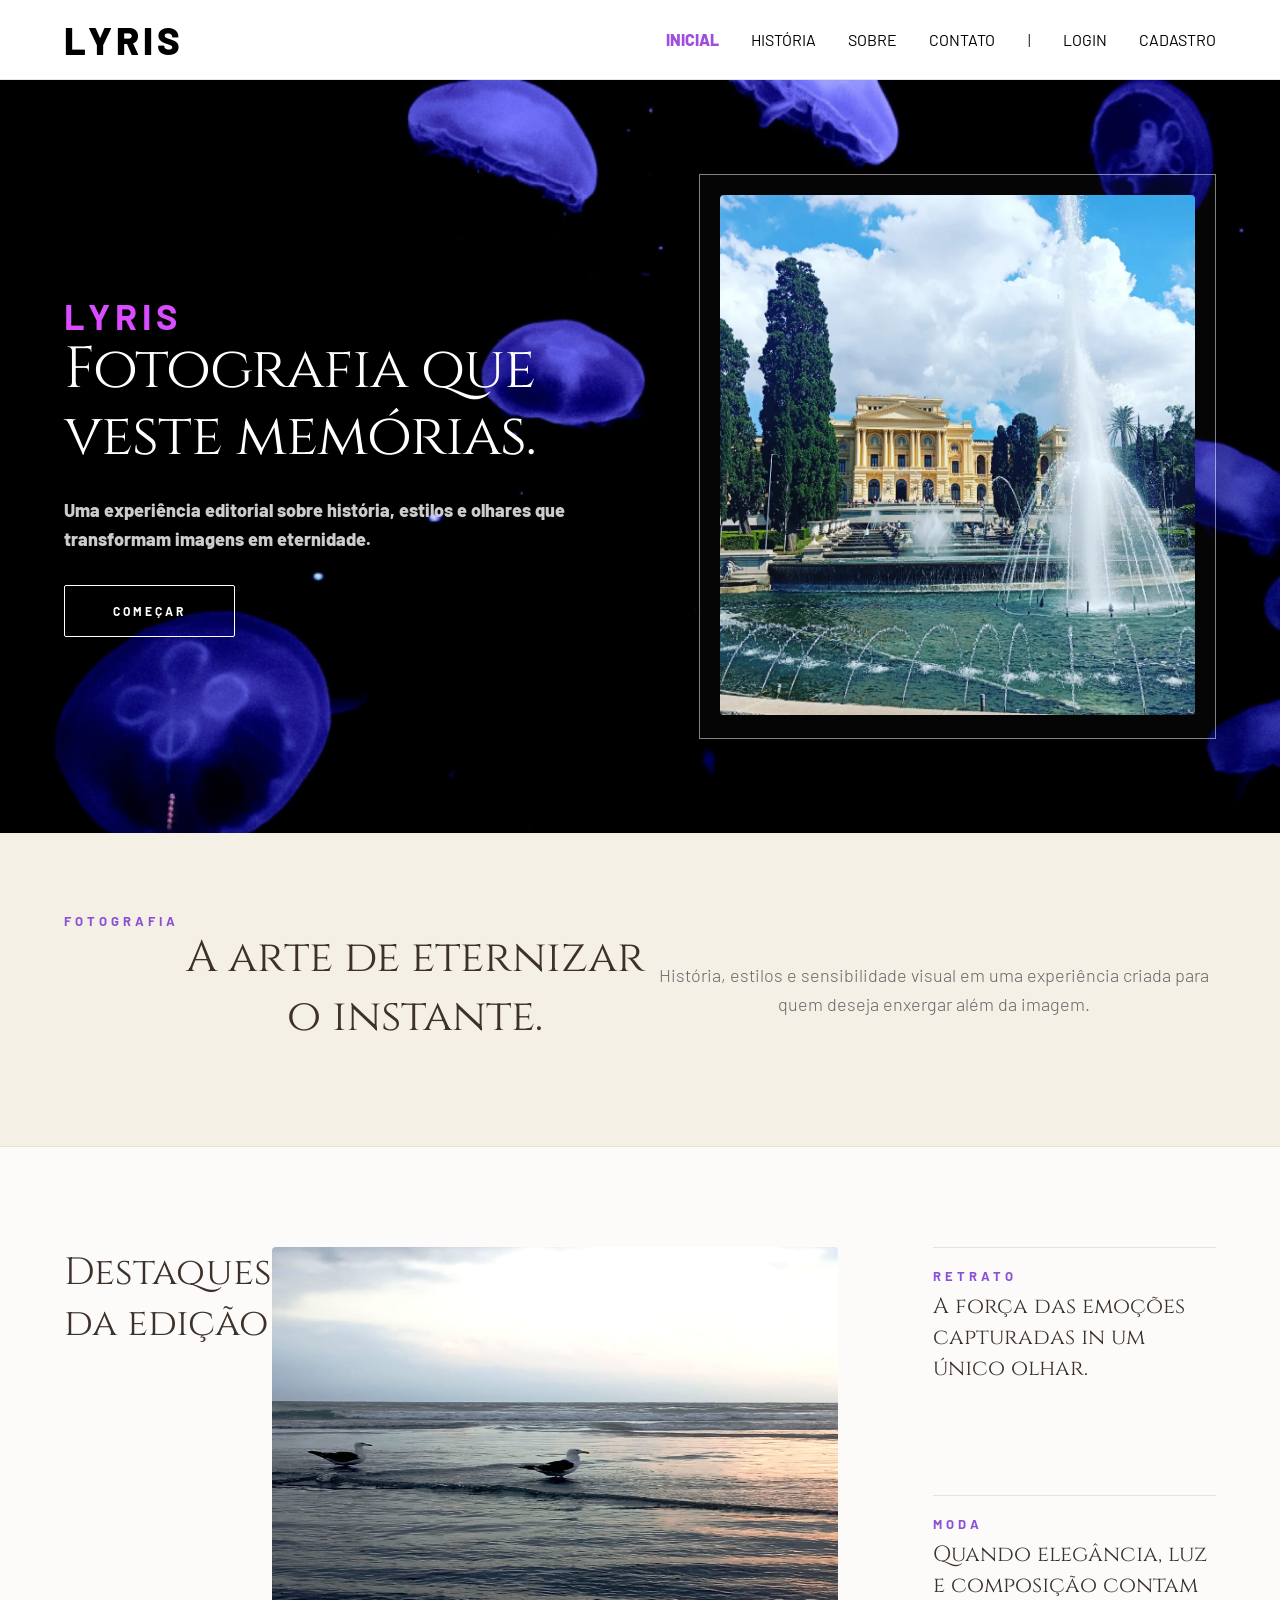
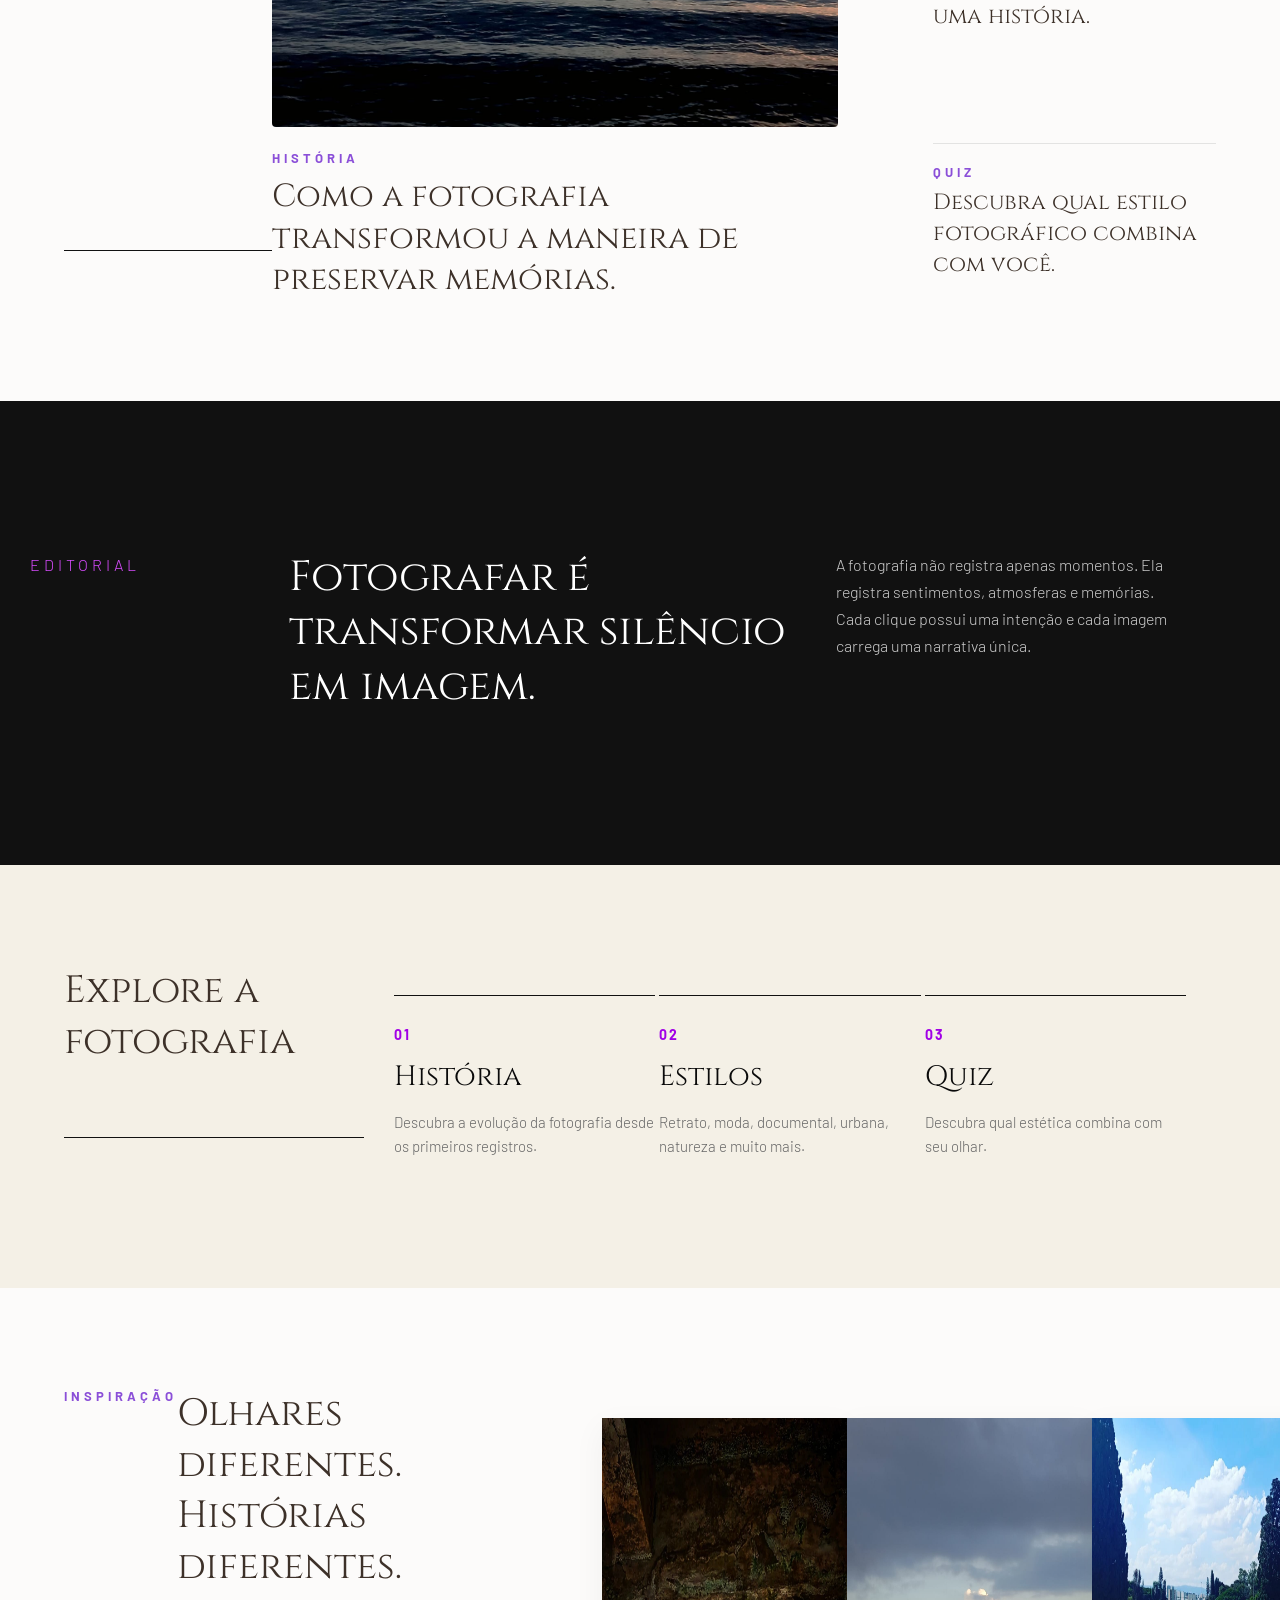
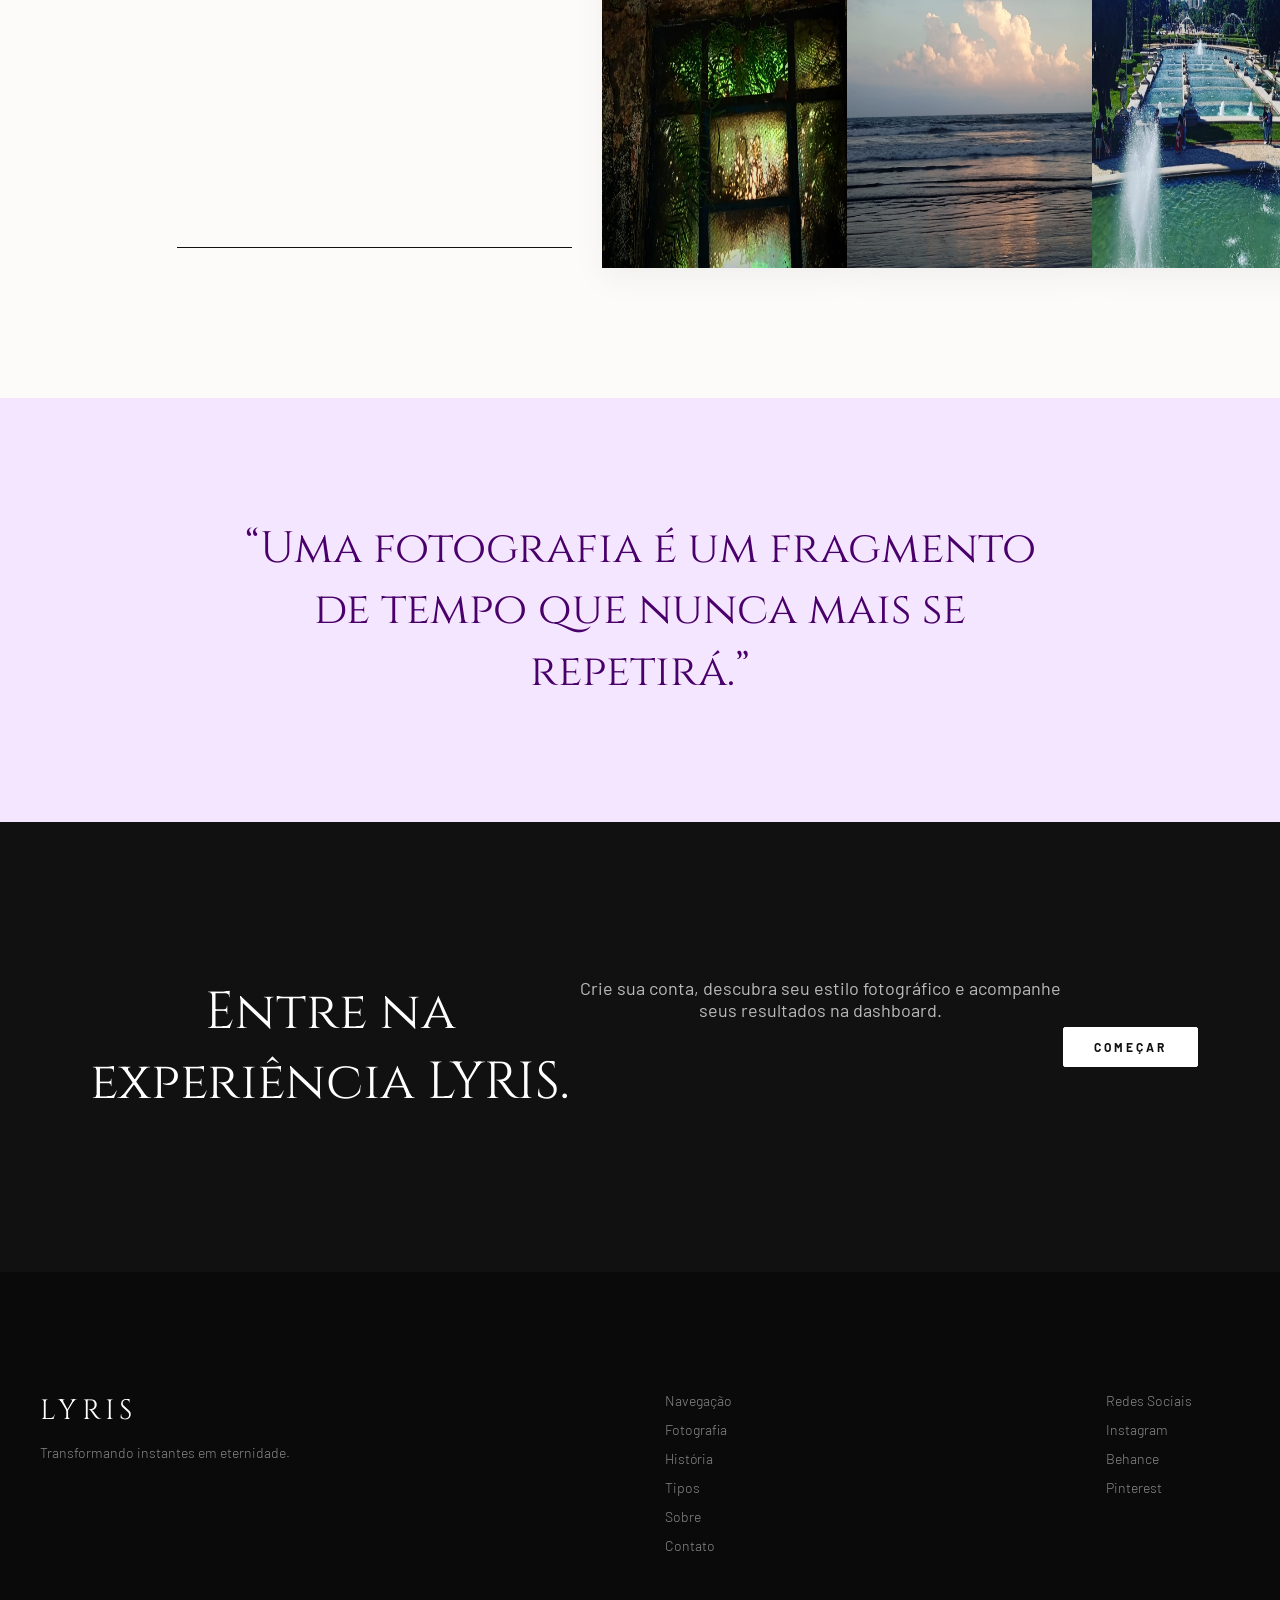
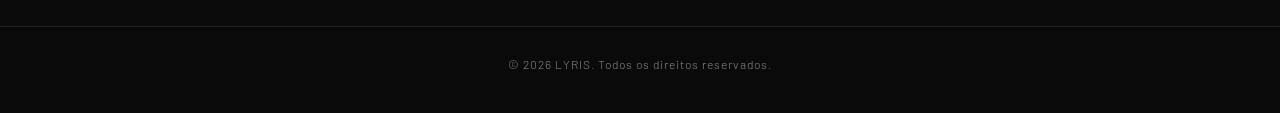
<file: FOTOGRAFIA/web-data-viz/aquinha/web-data-viz/public/index.html>
<!DOCTYPE html>
<html lang="pt-br">

<head>
    <meta charset="UTF-8">
    <meta http-equiv="X-UA-Compatible" content="IE=edge">
    <meta name="viewport" content="width=device-width, initial-scale=1.0">

    <title>LYRIS | Página Inicial</title>

    <script src="./js/sessao.js"></script>
    <link rel="icon" href="./assets/icon/LYRIS BRANCO.png">
    <link rel="stylesheet" href="css/estilo.css">

</head>
<body>
    <!--header inicio-->
    <div class="header">
        <div class="container">
            <a href="#" class="titulo">LYRIS</a>

            <ul class="navbar">
                <li class="agora">
                  <a href="#">INICIAL</a>
                </li>
                <li>
                  <a href="historia.html">HISTÓRIA</a>
                </li>
                <li>
                  <a href="sobre.html">SOBRE</a>
                </li>
                <li>
                  <a href="contato.html">CONTATO</a>
                </li>
                <li class="nav-divisor">|</li>
                <li>
                  <a href="login.html">LOGIN</a>
                </li>
                <li>
                  <a href="cadastro.html">CADASTRO</a>
                </li>
            </ul>
        </div>
    </div>
  <!--header fim-->

    <!--Parte 1-->
    <div class="banner">
        <div class="container">
            <div class="banner_texto">
                <p>LYRIS </p>
                <h1>Fotografia que veste memórias.</h1>
                <span>
                    Uma experiência editorial sobre história, estilos e olhares que transformam
                    imagens em eternidade.
                </span>
                <a href="cadastro.html">COMEÇAR</a>
            </div>
            <div class="banner_imagem">
                <img src="assets/imgs/museu 2.jpeg" alt="">
            </div>
        </div>
    </div>
  <!--fim-->
    <!--2-->
    <div class="capa">
        <div class="container">
            <p class="categoria">FOTOGRAFIA</p>
            <h1>A arte de eternizar o instante.</h1>
            <p class="resumo">
                História, estilos e sensibilidade visual em uma experiência criada
                para quem deseja enxergar além da imagem.
            </p>
        </div>
    </div>
  <!--fim-->
    <!--3-->
    <section class="manchetes">
        <div class="container">
            <h2>Destaques da edição</h2>
            <div class="grid_manchetes">
                <div class="materia_principal">
                    <img src="assets/imgs/praia2.jpeg" alt="">
                    <p class="categoria">HISTÓRIA</p>
                    <h3>Como a fotografia transformou a maneira de preservar memórias.</h3>
                </div>

                <div class="materias_laterais">
                    <div>
                        <p class="categoria">RETRATO</p>
                        <h3>A força das emoções capturadas in um único olhar.</h3>
                    </div>
                    <div>
                        <p class="categoria">MODA</p>
                        <h3>Quando elegância, luz e composição contam uma história.</h3>
                    </div>
                    <div>
                        <p class="categoria">QUIZ</p>
                        <h3>Descubra qual estilo fotográfico combina com você.</h3>
                    </div>
                </div>
            </div>
        </div>
    </section>
  <!--fim-->

    <!--4-->
    <section class="editoria">
        <div class="container">
            <p class="categoria">EDITORIAL</p>
            <h2>Fotografar é transformar silêncio em imagem.</h2>
            <p>
                A fotografia não registra apenas momentos.
                Ela registra sentimentos, atmosferas e memórias.
                Cada clique possui uma intenção e cada imagem
                carrega uma narrativa única.
            </p>
        </div>
    </section>
  <!--fim-->

    <!--5-->
    <section class="colunas">
        <div class="container">
            <h2>Explore a fotografia</h2>
            <div class="cards_colunas">
                <div>
                    <p>01</p>
                    <a href="hitoria.html"><h3>História</h3></a>
                    <span>Descubra a evolução da fotografia desde os primeiros registros.</span>
                </div>
                <div>
                    <p>02</p>
                   <a href="cadastro.html"> <h3>Estilos</h3></a>
                    <span>Retrato, moda, documental, urbana, natureza e muito mais.</span>
                </div>
                <div>
                    <p>03</p>
                   <a href="cadastro.html"><h3>Quiz</h3></a> 
                    <span>Descubra qual estética combina com seu olhar.</span>
                </div>
            </div>
        </div>
    </section>
  <!--fim-->
    <!--6-->
    <section class="galeria">
        <div class="container">
            <p class="categoria">INSPIRAÇÃO</p>
            <h2>Olhares diferentes. Histórias diferentes.</h2>
            <div class="linha_fotos">
                <img src="assets/imgs/janela.jpeg" alt="">
                <img src="assets/imgs/praia.jpeg" alt="">
                <img src="assets/imgs/museu2.jpeg" alt="">
            </div>
        </div>
    </section>
  <!--fim-->

    <!--7-->
    <section class="frase">
        <div class="container">
            <h2>“Uma fotografia é um fragmento de tempo que nunca mais se repetirá.”</h2>
        </div>
    </section>
  <!--fim-->
    <!--8-->
    <section class="chamada_final">
        <div class="container">
            <h2>Entre na experiência LYRIS.</h2>
            <p>Crie sua conta, descubra seu estilo fotográfico e acompanhe seus resultados na dashboard.</p>
            <a href="cadastro.html">COMEÇAR</a>
        </div>
    </section>
  <!--fim-->

    <!--footer inicio-->
    <footer class="footer">
        <div class="container">
            <div>
                <h1>LYRIS</h1>
                <p>Transformando instantes em eternidade.</p>
            </div>
            <div>
                <p>Navegação</p>
                <p>Fotografia</p>
                <p>História</p>
                <p>Tipos</p>
                <p>Sobre</p>
                <p>Contato</p>
            </div>
            <div>
                <p>Redes Sociais</p>
                <p>Instagram</p>
                <p>Behance</p>
                <p>Pinterest</p>
            </div>
        </div>
        <hr>
        <div class="parteDeBaixo">
            <p>© 2026 LYRIS. Todos os direitos reservados.</p>
        </div>
    </footer>
   <!--footer fim-->
</body>
</html>
</file>
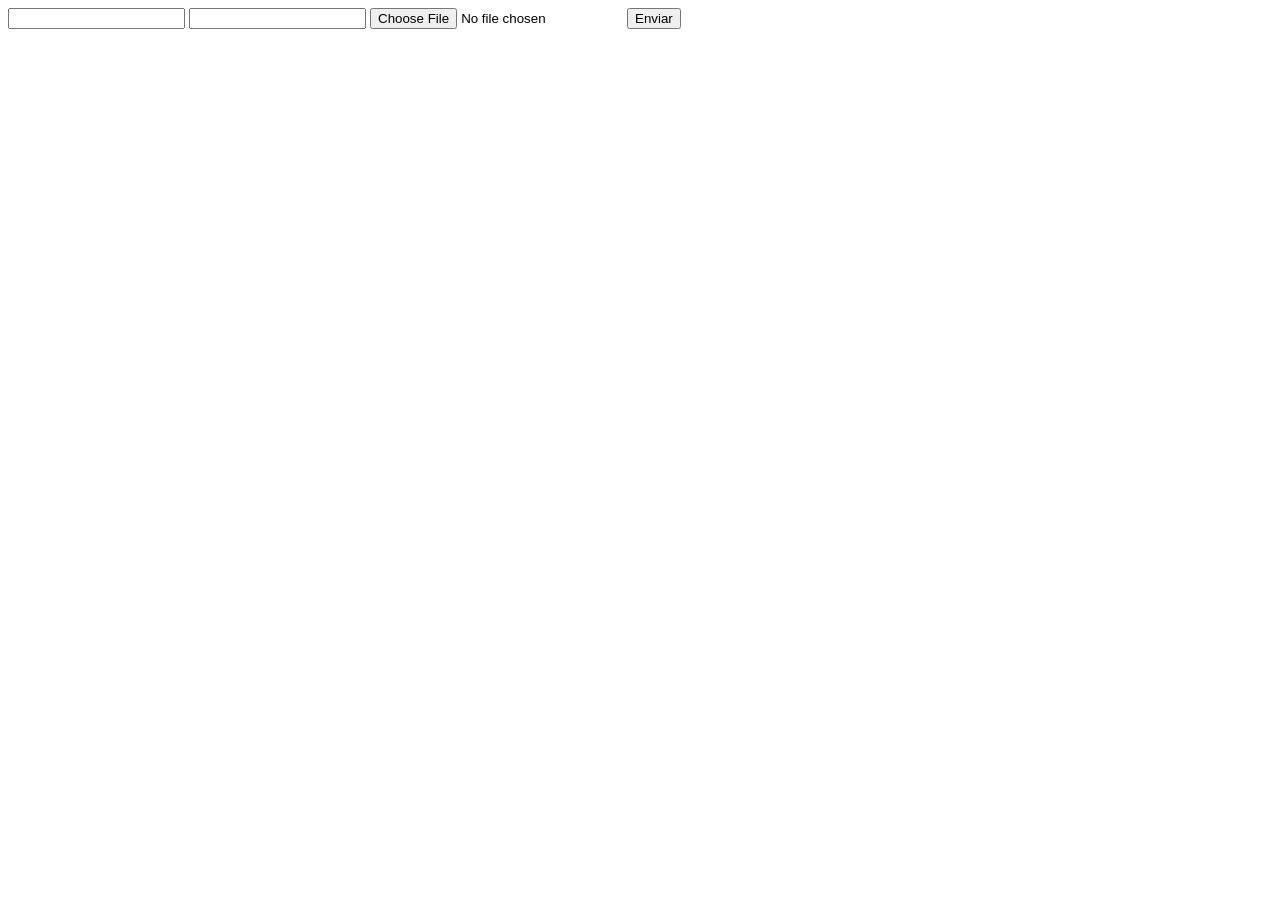
<file: FOTOGRAFIA/web-data-viz/aquinha/web-data-viz/DOCUMENTOS_DE_APOIO/exemplo_de_upload_de_arquivo/public/index.html>
<!DOCTYPE html>
<html lang="en">

<head>
  <meta charset="UTF-8">
  <meta http-equiv="X-UA-Compatible" content="IE=edge">
  <meta name="viewport" content="width=device-width, initial-scale=1.0">
  <title>Upload</title>
</head>

<body>

  <div>
    <input name="nome" id="nome" type="text" />
    <input name="email" id="email" type="url" />
    <input name="foto" id="foto" type="file" />
    <button onclick="enviar()">Enviar</button>
  </div>

  <div id="container"></div>
</body>

</html>

<script>
  function enviar() {
    const formData = new FormData();
    formData.append('foto', foto.files[0])
    formData.append('nome', nome.value)
    formData.append('email', email.value)

    fetch("/usuarios/cadastro", {
      method: "POST",
      body: formData
    })
      .then(res => {
        window.location = "./perfil.html"
      })
      .catch(err => {
        console.log(err);
      })
  }
</script>
</file>
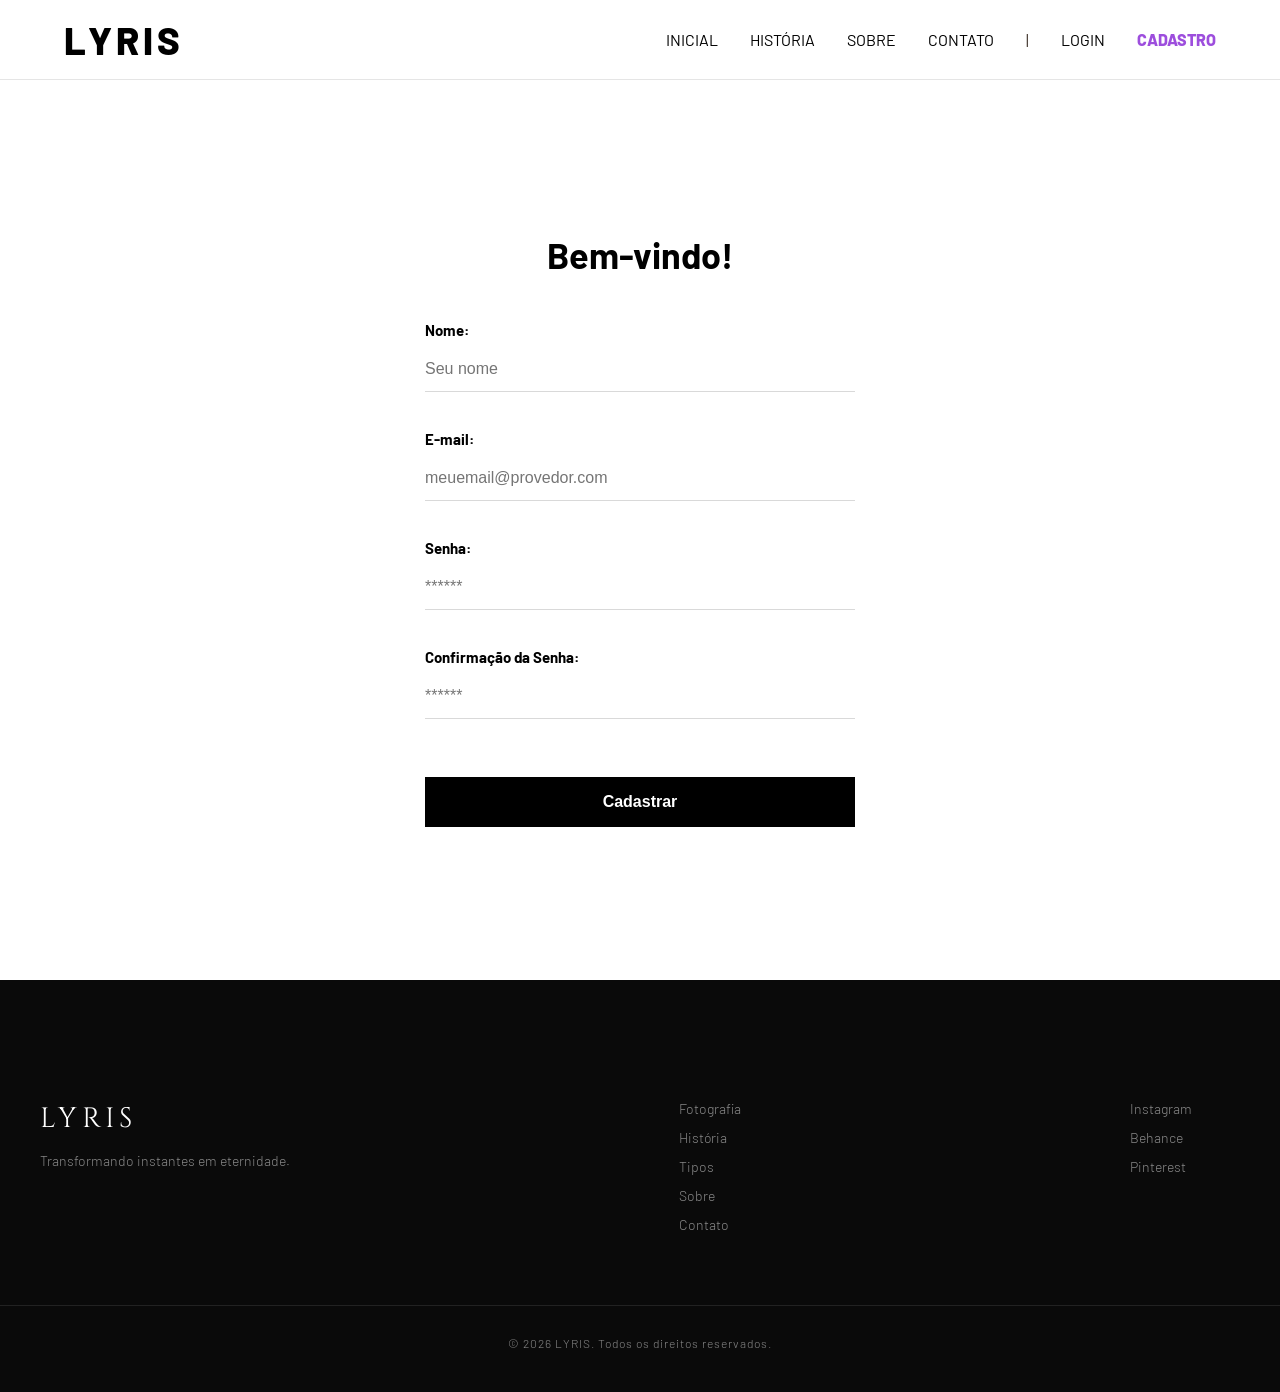
<file: FOTOGRAFIA/web-data-viz/aquinha/web-data-viz/public/cadastro.html>
<!DOCTYPE html>
<html lang="pt-br">

<head>
  <meta charset="UTF-8" />
  <meta http-equiv="X-UA-Compatible" content="IE=edge" />
  <meta name="viewport" content="width=device-width, initial-scale=1.0" />

  <title> LYRIS | Cadastro</title>

  <script src="./js/sessao.js"></script>

  <link rel="stylesheet" href="./css/estilo.css" />
  <link rel="icon" href="./assets/icon/LYRIS BRANCO.png" />
  <link rel="preconnect" href="https://fonts.gstatic.com" />
</head>

<body onload="listar()">
  <!--header inicio-->
  <div class="header">
    <div class="container">
      <h1 class="titulo">LYRIS</h1>
      <ul class="navbar">
        <li>
          <a href="index.html">INICIAL</a>
        </li>
        <li>
          <a href="historia.html">HISTÓRIA</a>
        </li>
                <li>
          <a href="sobre.html">SOBRE</a>
        </li>
                <li>
          <a href="contato.html">CONTATO</a>
        </li>
        <li>|</li>
        <li>
          <a href="login.html">LOGIN</a>
        </li>
        <li class="agora">
          <a href="#">CADASTRO</a>
        </li>
      </ul>
    </div>
  </div>
  <!--header fim-->

  <div class="login">
    <div class="alerta_erro">
      <div class="card_erro" id="cardErro">
        <span id="mensagem_erro"></span>
      </div>
    </div>
    <div class="container">
      <div class="card card-cadastro">
        <h2>Bem-vindo!</h2>
        <div class="formulario">
          <!--
                         Para inserir mais um campo, copie uma das inputs abaixo.
                         Assim que inserir vá para o script abaixo.
                     -->
          <div class="campo">
            <span>Nome:</span>
            <input id="nome_input" type="text" placeholder="Seu nome" />
          </div>
          <div class="campo">
            <span>E-mail:</span>
            <input id="email_input" type="text" placeholder="meuemail@provedor.com" />
          </div>
          <div class="campo">
            <span>Senha:</span>
            <input id="senha_input" type="password" placeholder="******" />
          </div>
          <div class="campo">
            <span>Confirmação da Senha:</span>
            <input id="confirmacao_senha_input" type="password" placeholder="******" />
          </div>
          <button class="botao" onclick="cadastrar()">Cadastrar</button>
        </div>
        <div id="div_aguardar" class="loading-div">
          <img src="./assets/circle-loading.gif" id="loading-gif" />
        </div>

        <div id="div_erros_login"></div>
      </div>
    </div>
  </div>

  <!--footer inicio-->
<footer class="footer">
  <div class="container">
         <div>
            <h1>LYRIS</h1>

            <p>
                Transformando instantes em eternidade.
            </p>
        </div>

        <div>
            <p>Fotografia</p>
            <p>História</p>
            <p>Tipos</p>
            <p>Sobre</p>
            <p>Contato</p>
        </div>

        <div>
            <p>Instagram</p>
            <p>Behance</p>
            <p>Pinterest</p>
        </div>
      </div>
    <hr>
    <div class="parteDeBaixo">
        <p>© 2026 LYRIS. Todos os direitos reservados.</p>
    </div>
</footer>
  <!--footer fim-->
</body>

</html>

<script>

  function validarCadastro() {

    var nome = nome_input.value;
    var email = email_input.value;
    var senha = senha_input.value;
    var confirmacao = confirmacao_senha_input.value;

    if (nome == "" && email == "" && senha == "" && confirmacao == "") {

        alert("Preencha todos os campos.");
        return false;

    } else if (nome == "") {

        alert("Preencha o nome.");
        return false;

    } else if (email == "") {

        alert("Preencha o e-mail.");
        return false;

    } else if (!email.includes("@") || !email.includes(".")) {

        alert("Digite um e-mail válido.");
        return false;

    } else if (senha == "") {

        alert("Preencha a senha.");
        return false;

    } else if (senha.length < 8) {

        alert("A senha deve possuir pelo menos 8 caracteres.");
        return false;

    } else if (confirmacao == "") {

        alert("Confirme a senha.");
        return false;

    } else if (senha != confirmacao) {

        alert("As senhas não coincidem.");
        return false;

    }

    return true;

}
  function cadastrar() {
    // aguardar();

    //Recupere o valor da nova input pelo nome do id
    // Agora vá para o método fetch logo abaixo
    var nomeVar = nome_input.value;
    var emailVar = email_input.value;
    var senhaVar = senha_input.value;
    var confirmacaoSenhaVar = confirmacao_senha_input.value;
    

    // Verificando se há algum campo em branco
    if (
      nomeVar == "" ||
      emailVar == "" ||
      senhaVar == "" ||
      confirmacaoSenhaVar == "" 
    ) {
      cardErro.style.display = "block";
      mensagem_erro.innerHTML =
        "(Mensagem de erro para todos os campos em branco)";

      finalizarAguardar();
      return false;
    } else {
      setInterval(sumirMensagem, 5000);
    }


    // Enviando o valor da nova input
    fetch("/usuarios/cadastrar", {
      method: "POST",
      headers: {
        "Content-Type": "application/json",
      },
      body: JSON.stringify({
        // crie um atributo que recebe o valor recuperado aqui
        // Agora vá para o arquivo routes/usuario.js
        nomeServer: nomeVar,
        emailServer: emailVar,
        senhaServer: senhaVar
      }),
    })
      .then(function (resposta) {
        console.log("resposta: ", resposta);

        if (resposta.ok) {
          cardErro.style.display = "block";

          mensagem_erro.innerHTML =
            "Cadastro realizado com sucesso! Redirecionando para tela de Login...";

          setTimeout(() => {
            window.location = "login.html";
          }, "2000");

          limparFormulario();
          finalizarAguardar();
        } else {
          throw "Houve um erro ao tentar realizar o cadastro!";
        }
      })
      .catch(function (resposta) {
        console.log(`#ERRO: ${resposta}`);
        finalizarAguardar();
      });

    return false;
  }


  function sumirMensagem() {
    cardErro.style.display = "none";
  }
  
</script>
</file>
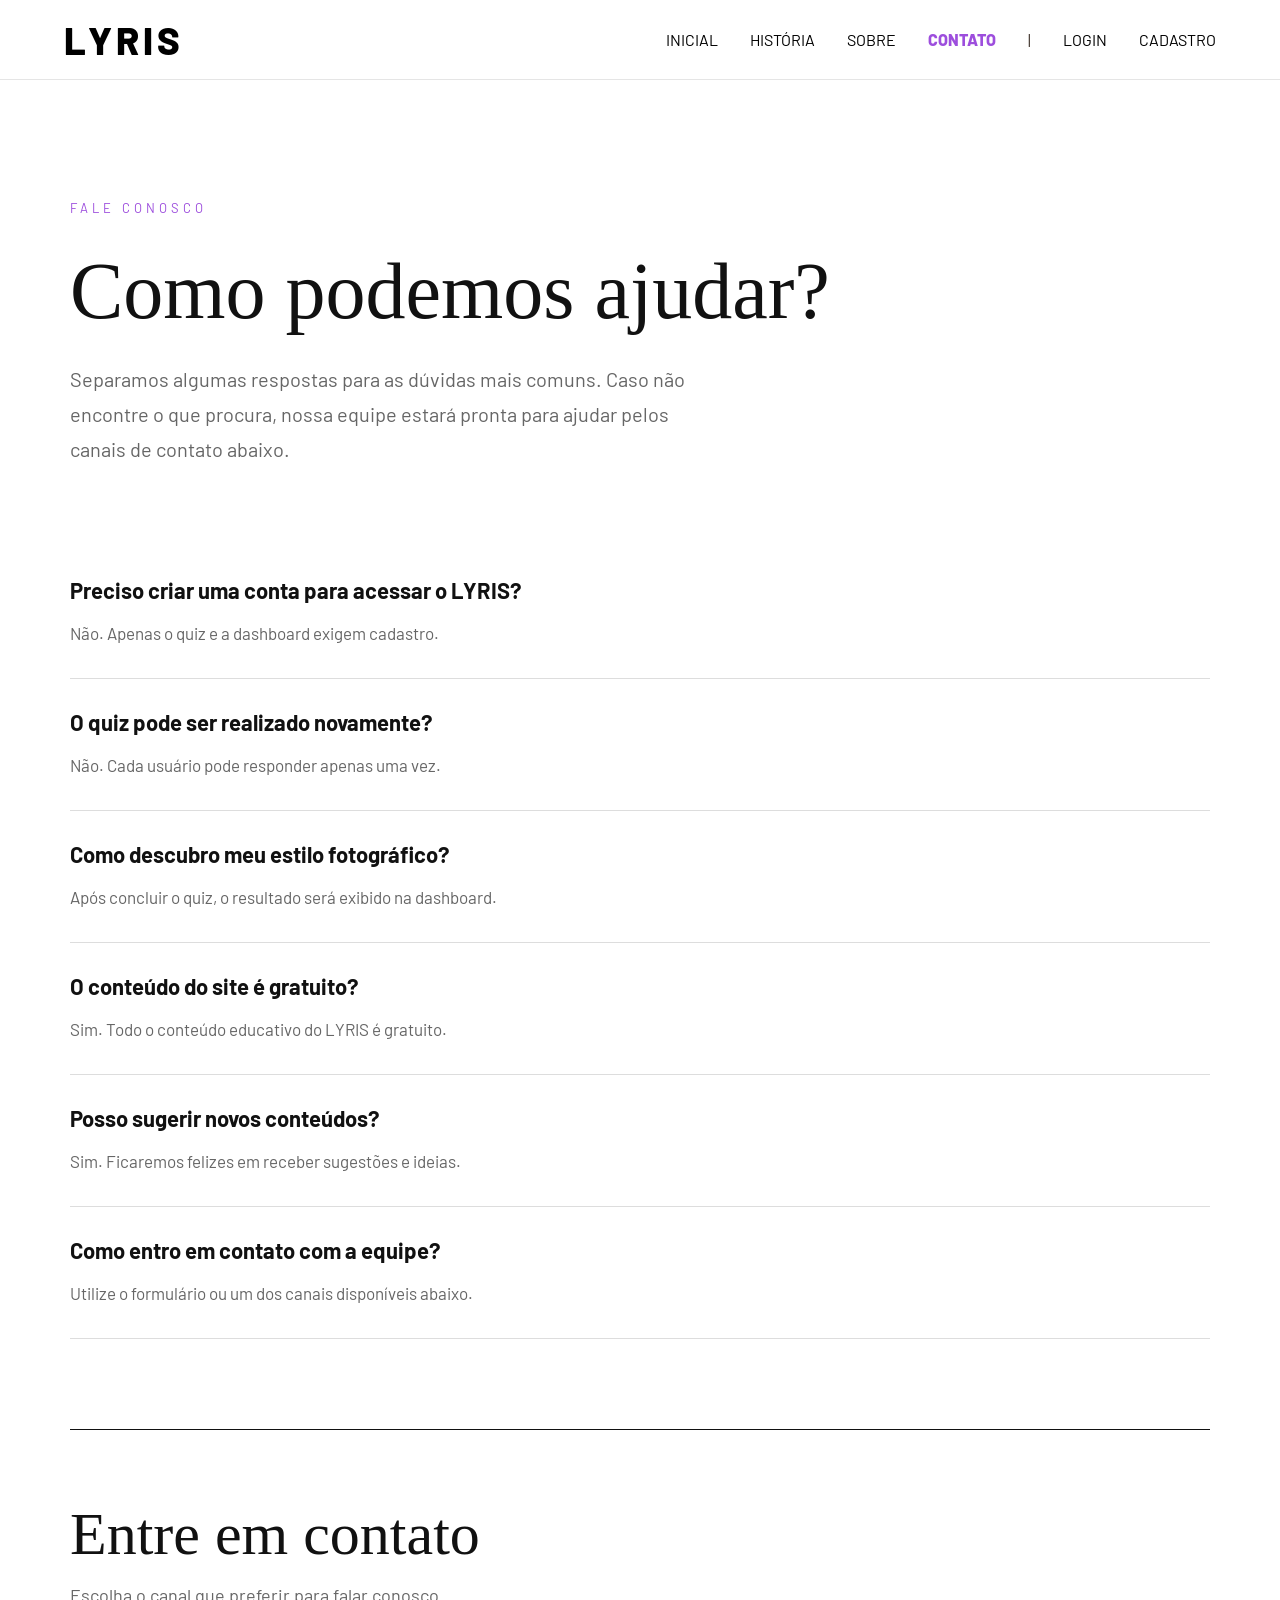
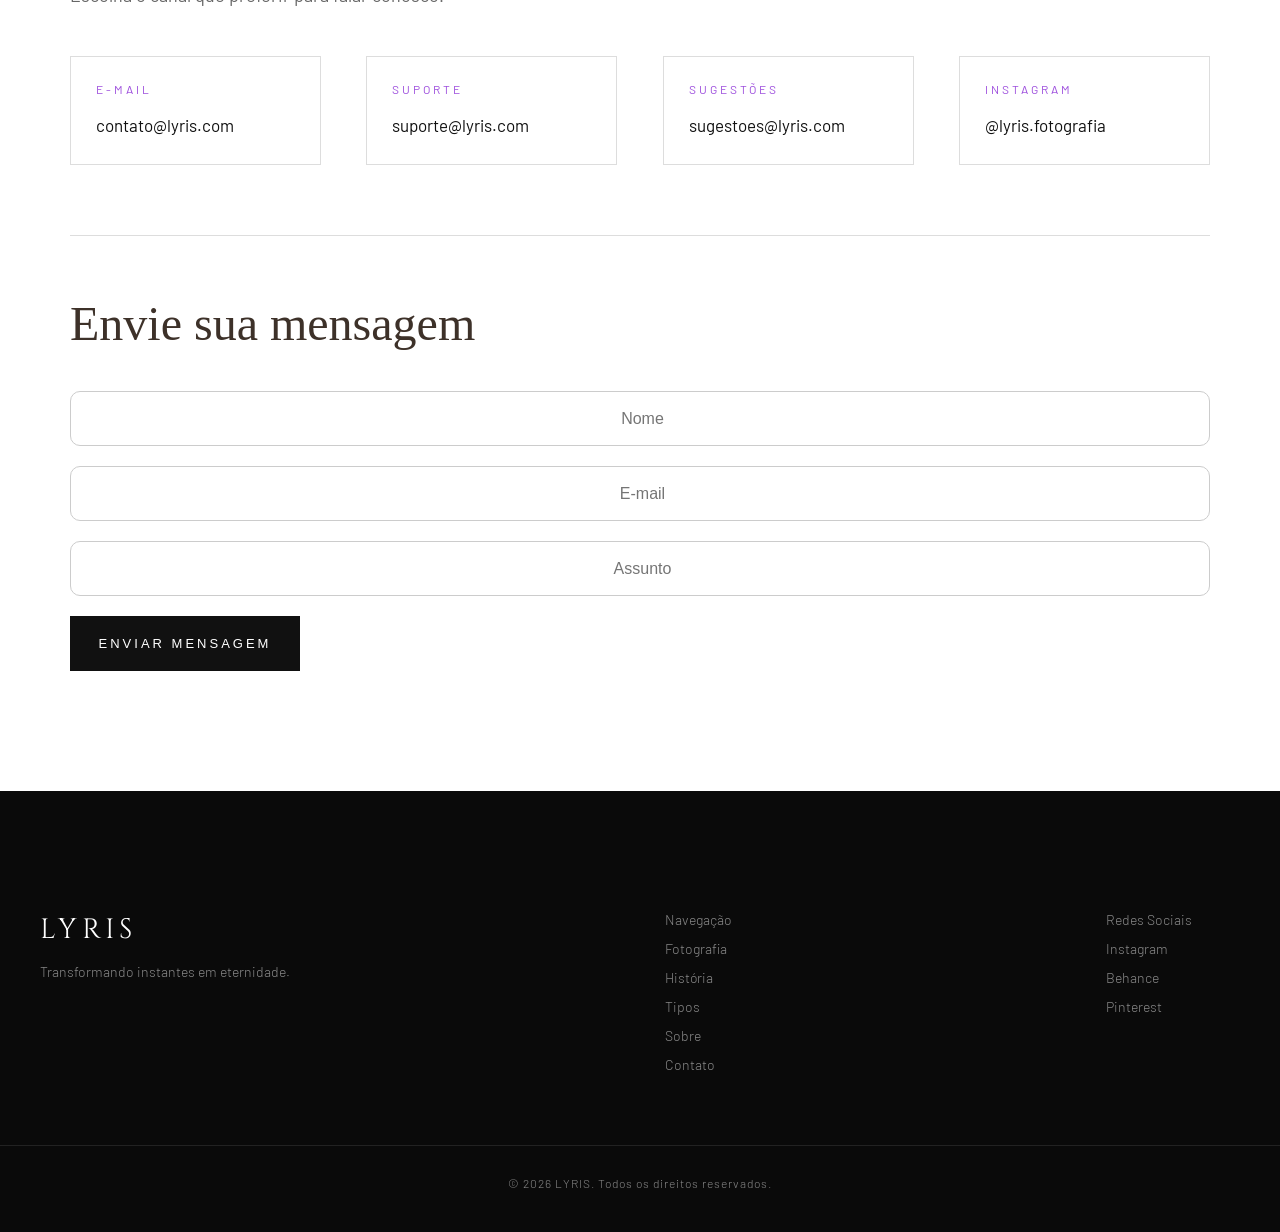
<file: FOTOGRAFIA/web-data-viz/aquinha/web-data-viz/public/contato.html>
<!DOCTYPE html>
<html lang="en">
<head>
    <meta charset="UTF-8">
    <meta name="viewport" content="width=device-width, initial-scale=1.0">
    <title>Document</title>
    <link rel="stylesheet" href="css/estilo.css">
</head>
<body>
        <!--header inicio-->
    <div class="header">
        <div class="container">
            <a href="#" class="titulo">LYRIS</a>

            <ul class="navbar">
              
                <li>
                  <a href="index.html">INICIAL</a>
                </li>
                <li>
                  <a href="historia.html">HISTÓRIA</a>
                </li>
                <li>
                  <a href="sobre.html">SOBRE</a>
                </li>
                  <li class="agora">
                  <a href="#">CONTATO</a>
                </li>
                <li class="nav-divisor">|</li>
                <li>
                  <a href="login.html">LOGIN</a>
                </li>
                <li>
                  <a href="cadastro.html">CADASTRO</a>
                </li>
            </ul>
        </div>
    </div>
  <!--header fim-->
<section class="fale_conosco">

<div class="cabecalho_contato">

    <p class="categoria_contato">FALE CONOSCO</p>

    <h2>Como podemos ajudar?</h2>

    <p class="descricao_contato">
        Separamos algumas respostas para as dúvidas mais comuns. Caso não
        encontre o que procura, nossa equipe estará pronta para ajudar pelos
        canais de contato abaixo.
    </p>

</div>

<div class="faq">

    <div class="pergunta">
        <h3>Preciso criar uma conta para acessar o LYRIS?</h3>
        <p>
            Não. Apenas o quiz e a dashboard exigem cadastro.
        </p>
    </div>

    <div class="pergunta">
        <h3>O quiz pode ser realizado novamente?</h3>
        <p>
            Não. Cada usuário pode responder apenas uma vez.
        </p>
    </div>

    <div class="pergunta">
        <h3>Como descubro meu estilo fotográfico?</h3>
        <p>
            Após concluir o quiz, o resultado será exibido na dashboard.
        </p>
    </div>

    <div class="pergunta">
        <h3>O conteúdo do site é gratuito?</h3>
        <p>
            Sim. Todo o conteúdo educativo do LYRIS é gratuito.
        </p>
    </div>

    <div class="pergunta">
        <h3>Posso sugerir novos conteúdos?</h3>
        <p>
            Sim. Ficaremos felizes em receber sugestões e ideias.
        </p>
    </div>

    <div class="pergunta">
        <h3>Como entro em contato com a equipe?</h3>
        <p>
            Utilize o formulário ou um dos canais disponíveis abaixo.
        </p>
    </div>

</div>

<div class="contatos">

    <div class="titulo_contatos">
        <h2>Entre em contato</h2>

        <p>
            Escolha o canal que preferir para falar conosco.
        </p>
    </div>

    <div class="lista_contatos">

        <div class="item_contato">
            <span>E-MAIL</span>
            <p>contato@lyris.com</p>
        </div>

        <div class="item_contato">
            <span>SUPORTE</span>
            <p>suporte@lyris.com</p>
        </div>

        <div class="item_contato">
            <span>SUGESTÕES</span>
            <p>sugestoes@lyris.com</p>
        </div>

        <div class="item_contato">
            <span>INSTAGRAM</span>
            <p>@lyris.fotografia</p>
        </div>

    </div>

    <div class="formulario_contato">

        <h2>Envie sua mensagem</h2>

        <input type="text" placeholder="Nome">
        <input type="email" placeholder="E-mail">
        <input type="text" placeholder="Assunto">


        <button>ENVIAR MENSAGEM</button>

    </div>
</div>
</section>
<!--footer inicio-->
    <footer class="footer">
        <div class="container">
            <div>
                <h1>LYRIS</h1>
                <p>Transformando instantes em eternidade.</p>
            </div>
            <div>
                <p>Navegação</p>
                <p>Fotografia</p>
                <p>História</p>
                <p>Tipos</p>
                <p>Sobre</p>
                <p>Contato</p>
            </div>
            <div>
                <p>Redes Sociais</p>
                <p>Instagram</p>
                <p>Behance</p>
                <p>Pinterest</p>
            </div>
        </div>
        <hr>
        <div class="parteDeBaixo">
            <p>© 2026 LYRIS. Todos os direitos reservados.</p>
        </div>
    </footer>
   <!--footer fim-->
</body>
</html>
</file>
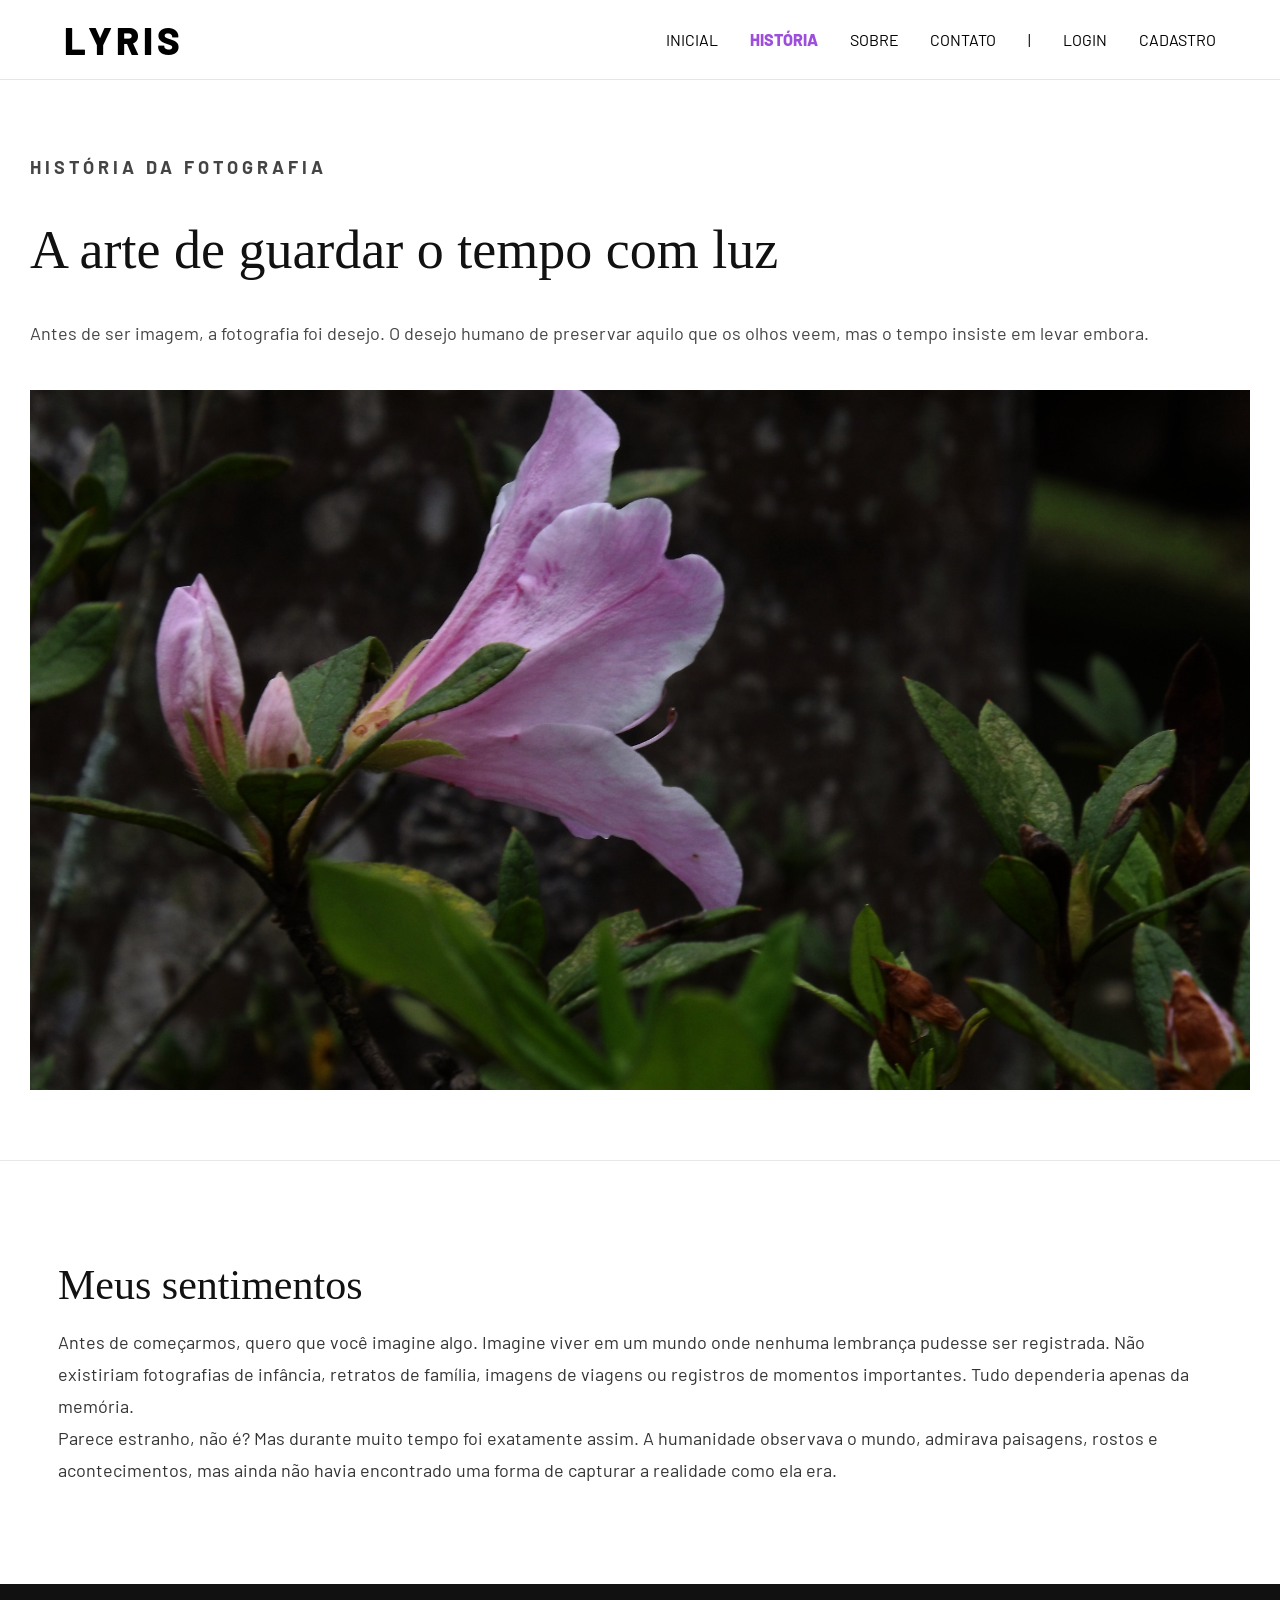
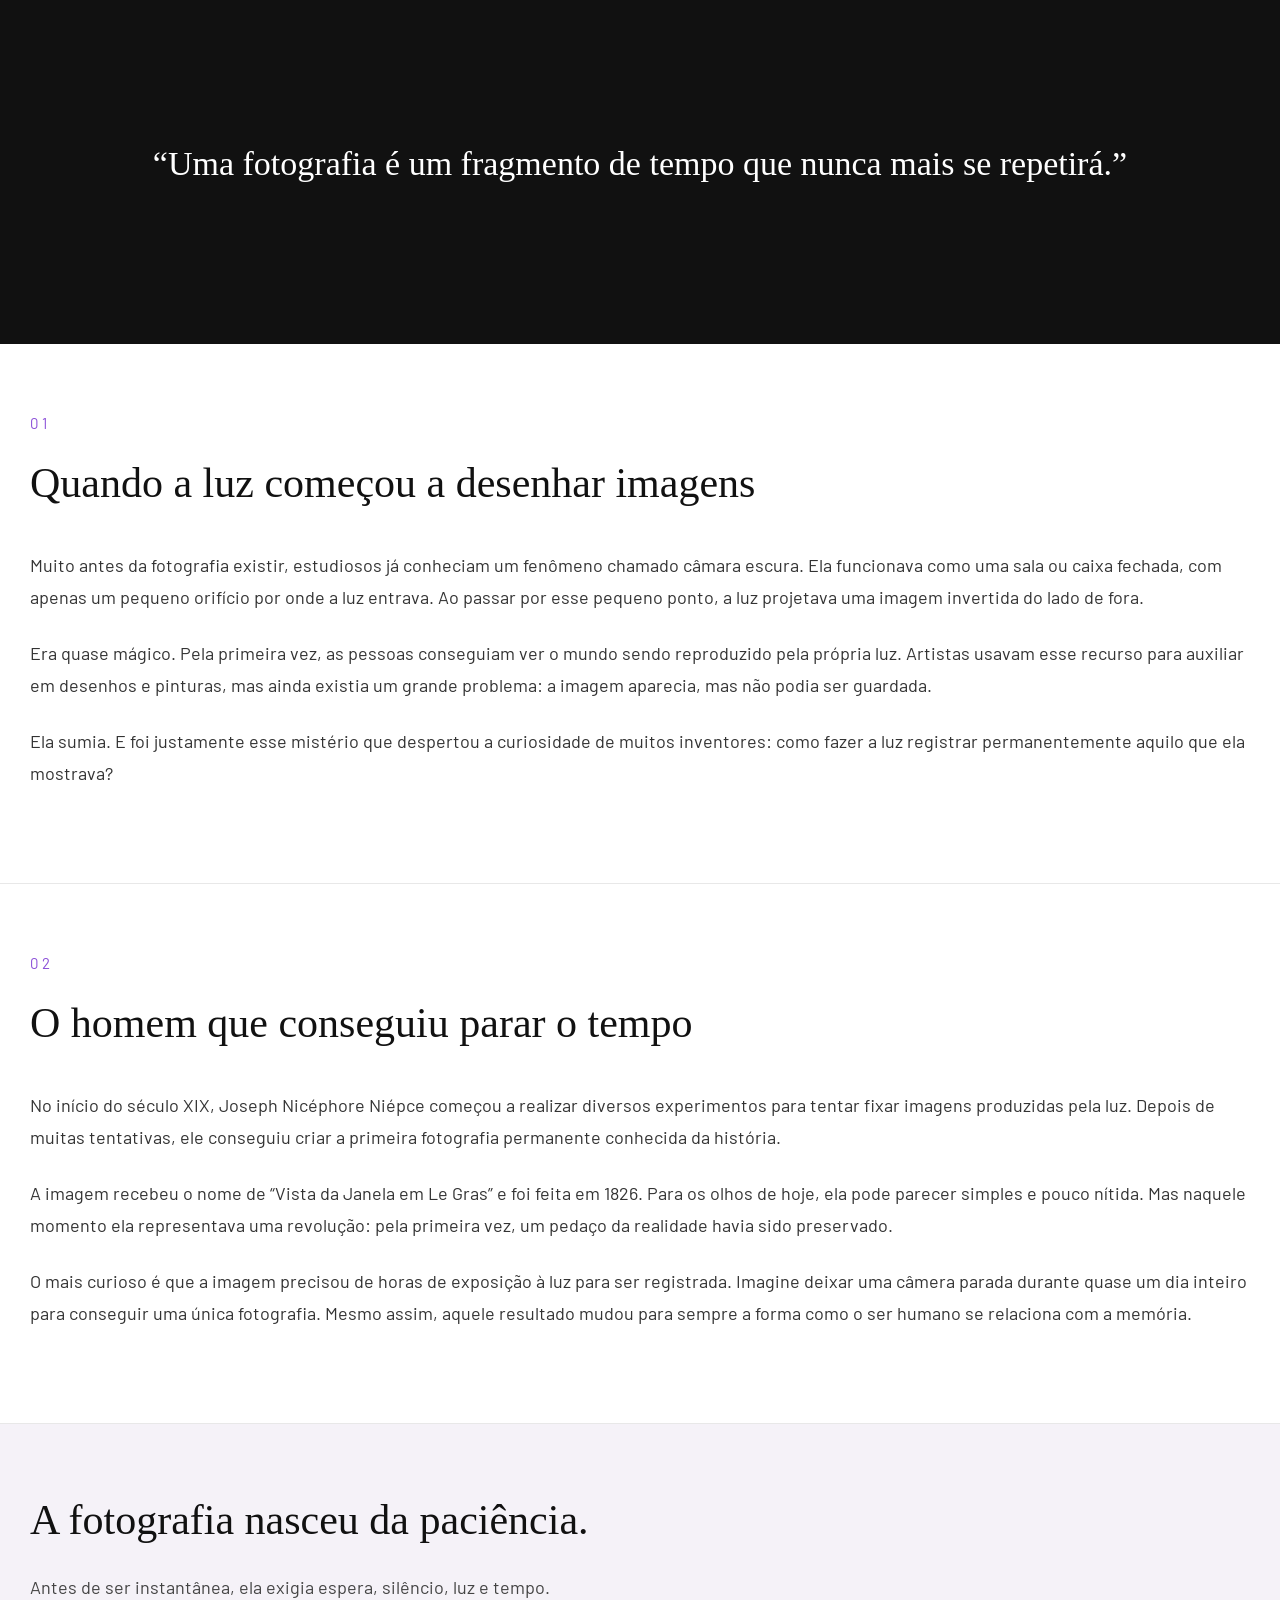
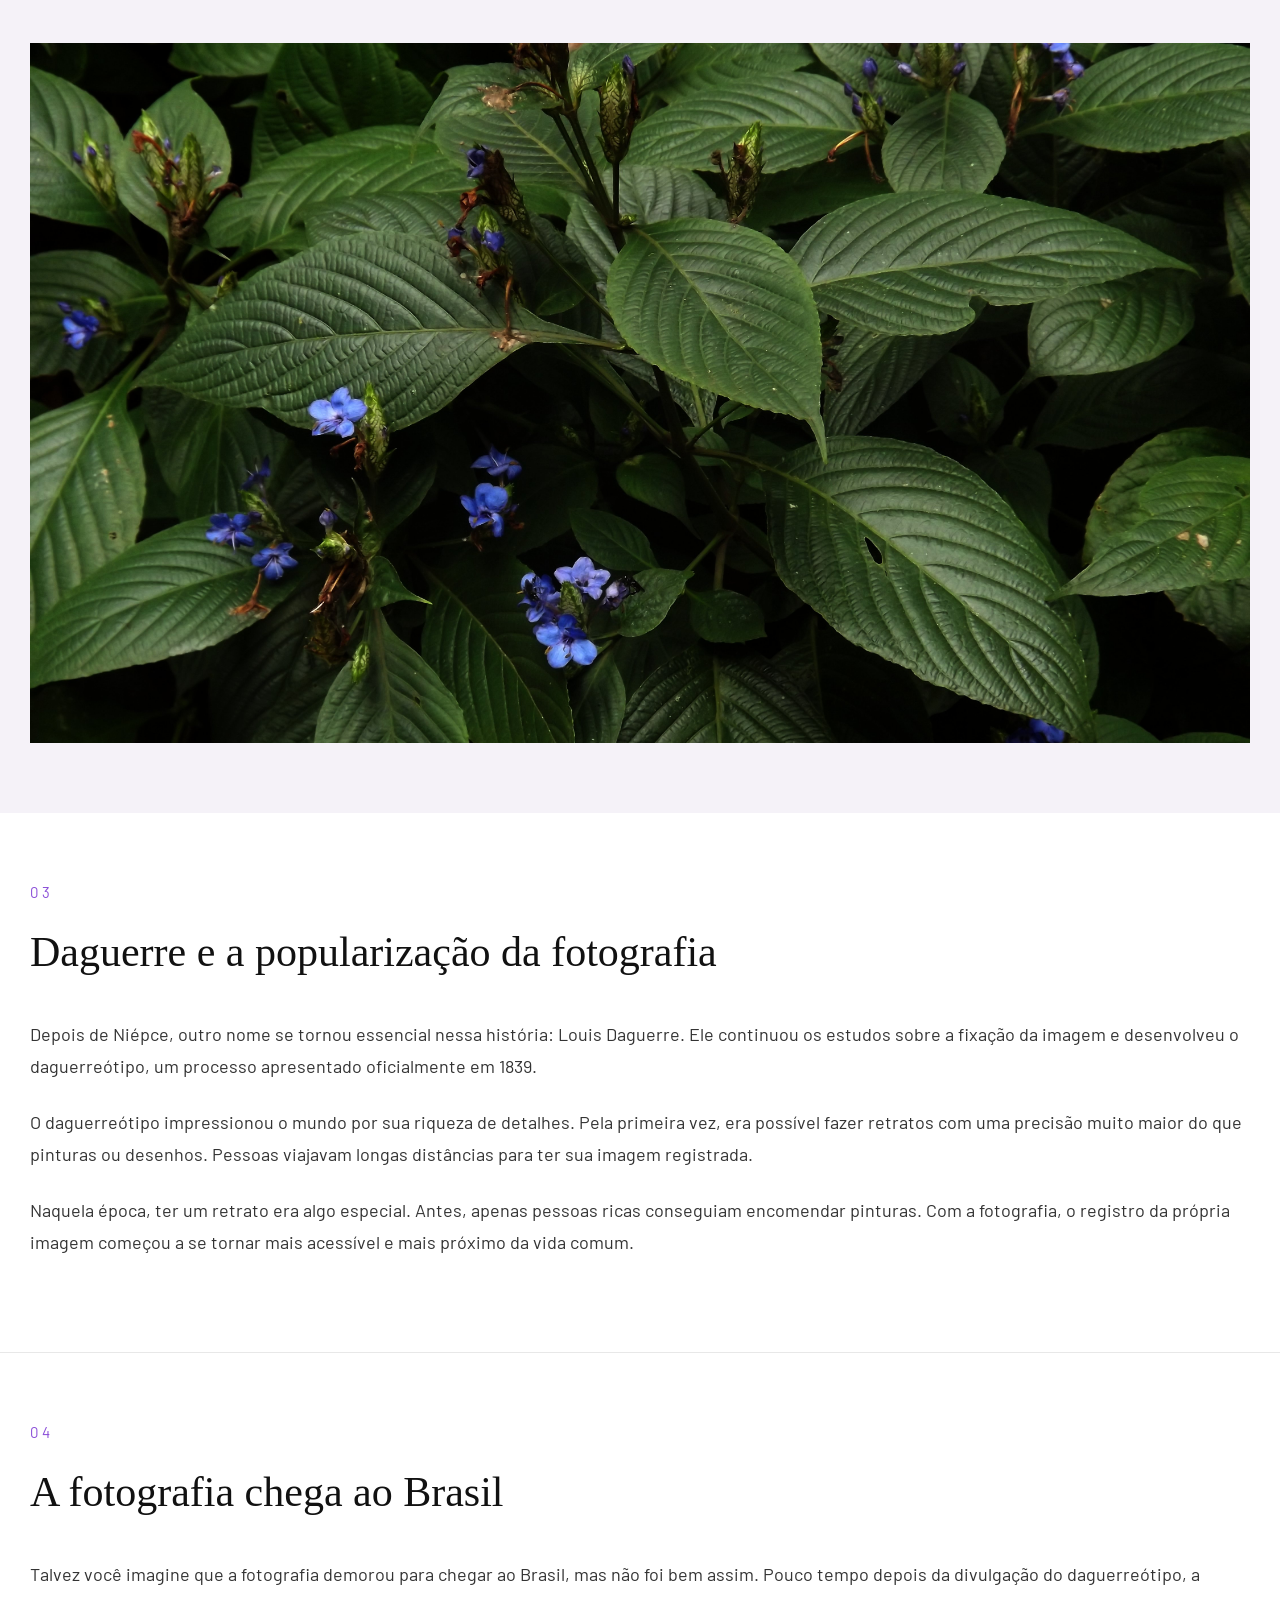
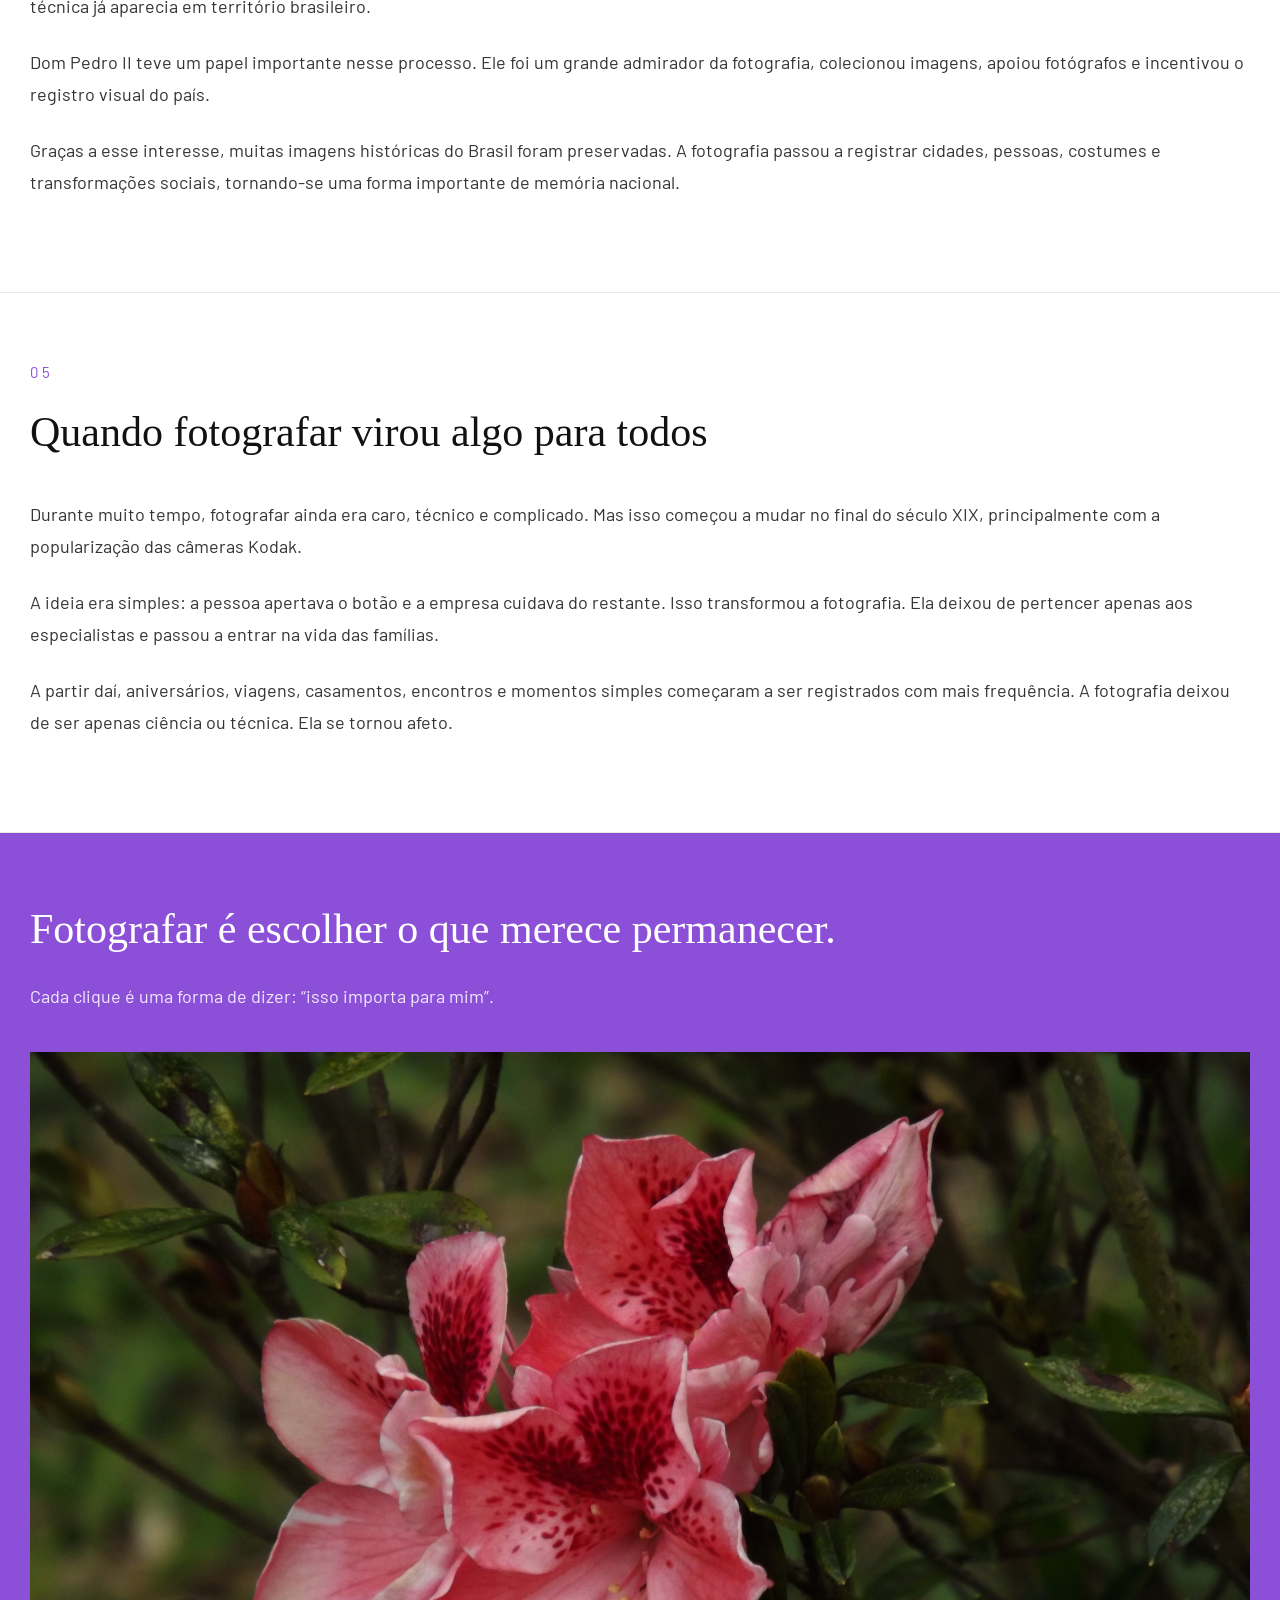
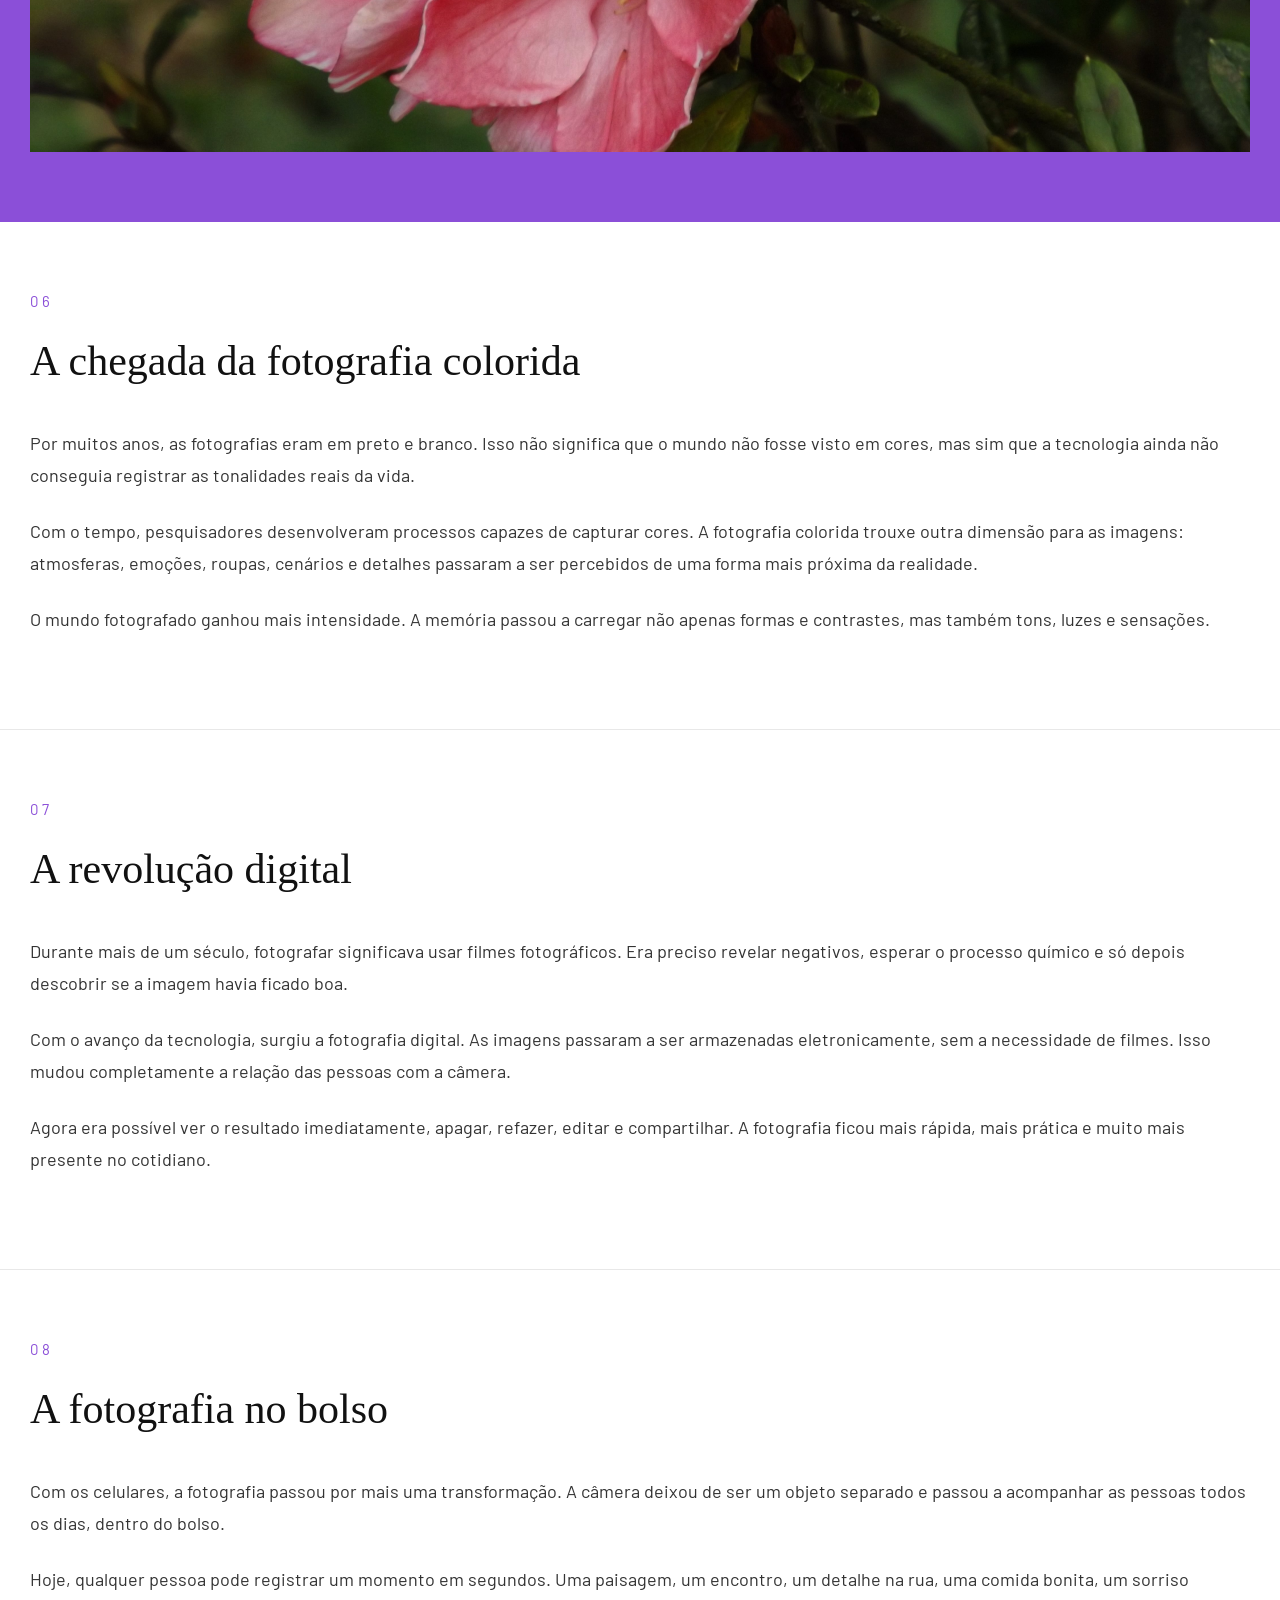
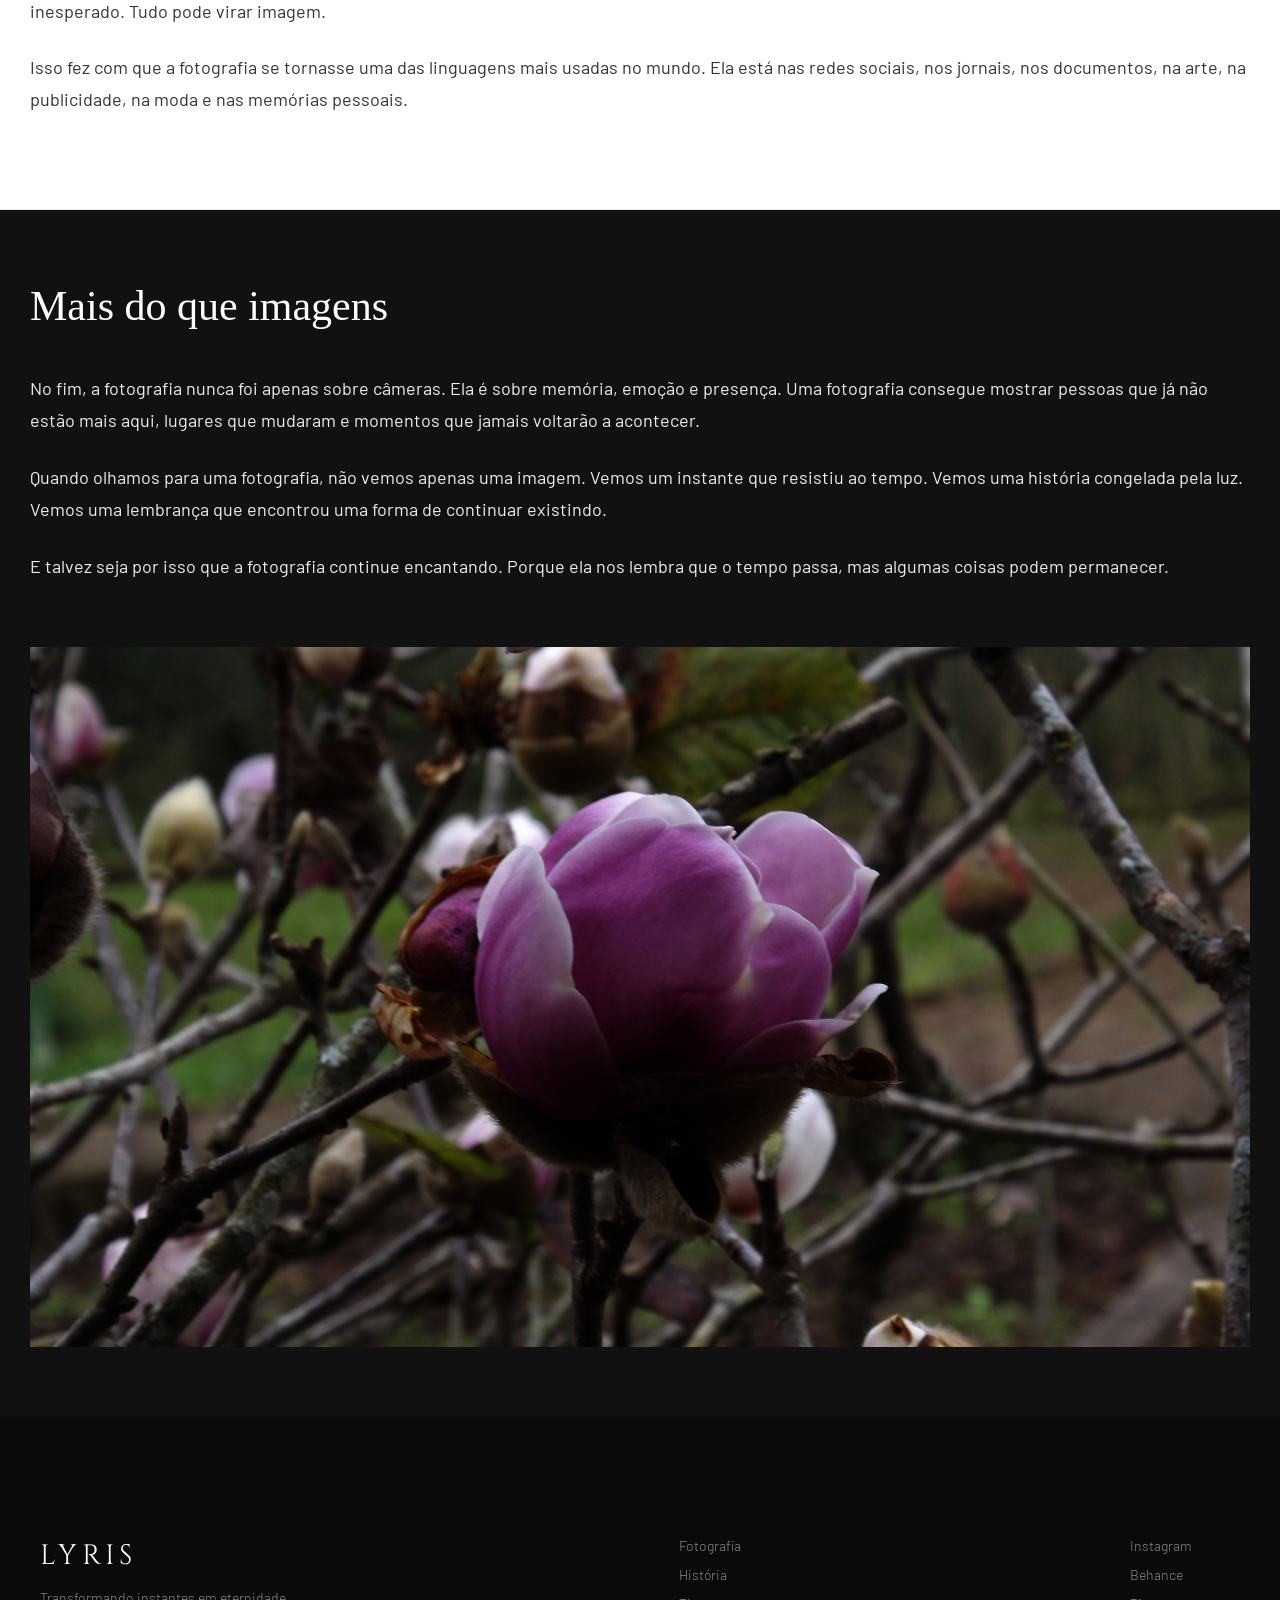
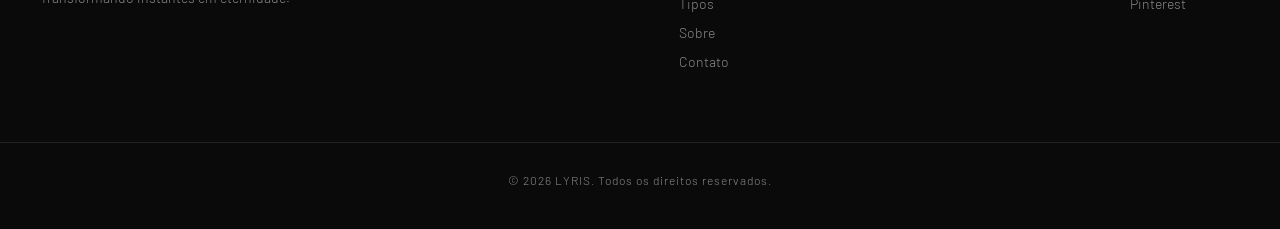
<file: FOTOGRAFIA/web-data-viz/aquinha/web-data-viz/public/historia.html>
<!DOCTYPE html>
<html lang="pt-br">
<head>
    <meta charset="UTF-8">
    <meta name="viewport" content="width=device-width, initial-scale=1.0">
    <title>História da Fotografia | LYRIS</title>
    <link rel="stylesheet" href="css/estilo.css">
</head>
<body>
    <div class="bodyfalsificado">
      <!--header inicio-->
<div class="header">
<div class="container">
    <h1 class="titulo">LYRIS</h1>
    <ul class="navbar">
    <li>
        <a href="index.html">INICIAL</a>
    </li>
        <li class="agora">
        <a href="#">HISTÓRIA</a>
    </li>
    
            <li>
        <a href="sobre.html">SOBRE</a>
    </li>
            <li>
        <a href="contato.html">CONTATO</a>
    </li>
    <li>|</li>
    <li>
        <a href="login.html">LOGIN</a>
    </li>
        <li>
        <a href="cadastro.html">CADASTRO</a>
    </li>

    </ul>
</div>
</div>
<!--header fim-->

<section class="banner_historia">
    <p class="categoria">HISTÓRIA DA FOTOGRAFIA</p>
    <h2>A arte de guardar o tempo com luz</h2>
    <p>
        Antes de ser imagem, a fotografia foi desejo. O desejo humano de preservar
        aquilo que os olhos veem, mas o tempo insiste em levar embora.
    </p>
    <img src="assets/imgs/DSCF7375.JPG">
</section>

<main class="conteudo">

    <section class="introducao">
        <h3>Meus sentimentos</h3>
        <p>
            Antes de começarmos, quero que você imagine algo. Imagine viver em um mundo
            onde nenhuma lembrança pudesse ser registrada. Não existiriam fotografias de
            infância, retratos de família, imagens de viagens ou registros de momentos
            importantes. Tudo dependeria apenas da memória.
        </p>

        <p>
            Parece estranho, não é? Mas durante muito tempo foi exatamente assim. A
            humanidade observava o mundo, admirava paisagens, rostos e acontecimentos,
            mas ainda não havia encontrado uma forma de capturar a realidade como ela era.
        </p>
    </section>

    <section class="bloco_citacao">
        <p>
            “Uma fotografia é um fragmento de tempo que nunca mais se repetirá.”
        </p>
    </section>

    <section class="capitulo">
        <span>01</span>
        <h3>Quando a luz começou a desenhar imagens</h3>
        <p>
            Muito antes da fotografia existir, estudiosos já conheciam um fenômeno chamado
            câmara escura. Ela funcionava como uma sala ou caixa fechada, com apenas um
            pequeno orifício por onde a luz entrava. Ao passar por esse pequeno ponto, a luz
            projetava uma imagem invertida do lado de fora.
        </p>

        <p>
            Era quase mágico. Pela primeira vez, as pessoas conseguiam ver o mundo sendo
            reproduzido pela própria luz. Artistas usavam esse recurso para auxiliar em
            desenhos e pinturas, mas ainda existia um grande problema: a imagem aparecia,
            mas não podia ser guardada.
        </p>

        <p>
            Ela sumia. E foi justamente esse mistério que despertou a curiosidade de muitos
            inventores: como fazer a luz registrar permanentemente aquilo que ela mostrava?
        </p>
    </section>

    <section class="capitulo">
        <span>02</span>
        <h3>O homem que conseguiu parar o tempo</h3>
        <p>
            No início do século XIX, Joseph Nicéphore Niépce começou a realizar diversos
            experimentos para tentar fixar imagens produzidas pela luz. Depois de muitas
            tentativas, ele conseguiu criar a primeira fotografia permanente conhecida da
            história.
        </p>

        <p>
            A imagem recebeu o nome de “Vista da Janela em Le Gras” e foi feita em 1826.
            Para os olhos de hoje, ela pode parecer simples e pouco nítida. Mas naquele
            momento ela representava uma revolução: pela primeira vez, um pedaço da
            realidade havia sido preservado.
        </p>

        <p>
            O mais curioso é que a imagem precisou de horas de exposição à luz para ser
            registrada. Imagine deixar uma câmera parada durante quase um dia inteiro para
            conseguir uma única fotografia. Mesmo assim, aquele resultado mudou para sempre
            a forma como o ser humano se relaciona com a memória.
        </p>
    </section>

    <section class="destaque">
        <h3>A fotografia nasceu da paciência.</h3>
        <p>
            Antes de ser instantânea, ela exigia espera, silêncio, luz e tempo.
        </p>
        <img src="assets/imgs/DSCF7285.JPG">
    </section>

    <section class="capitulo">
        <span>03</span>
        <h3>Daguerre e a popularização da fotografia</h3>
        <p>
            Depois de Niépce, outro nome se tornou essencial nessa história: Louis Daguerre.
            Ele continuou os estudos sobre a fixação da imagem e desenvolveu o daguerreótipo,
            um processo apresentado oficialmente em 1839.
        </p>

        <p>
            O daguerreótipo impressionou o mundo por sua riqueza de detalhes. Pela primeira
            vez, era possível fazer retratos com uma precisão muito maior do que pinturas ou
            desenhos. Pessoas viajavam longas distâncias para ter sua imagem registrada.
        </p>

        <p>
            Naquela época, ter um retrato era algo especial. Antes, apenas pessoas ricas
            conseguiam encomendar pinturas. Com a fotografia, o registro da própria imagem
            começou a se tornar mais acessível e mais próximo da vida comum.
        </p>
    </section>

    <section class="capitulo">
        <span>04</span>
        <h3>A fotografia chega ao Brasil</h3>
        <p>
            Talvez você imagine que a fotografia demorou para chegar ao Brasil, mas não foi
            bem assim. Pouco tempo depois da divulgação do daguerreótipo, a técnica já
            aparecia em território brasileiro.
        </p>

        <p>
            Dom Pedro II teve um papel importante nesse processo. Ele foi um grande admirador
            da fotografia, colecionou imagens, apoiou fotógrafos e incentivou o registro visual
            do país.
        </p>

        <p>
            Graças a esse interesse, muitas imagens históricas do Brasil foram preservadas.
            A fotografia passou a registrar cidades, pessoas, costumes e transformações sociais,
            tornando-se uma forma importante de memória nacional.
        </p>
    </section>

    <section class="capitulo">
        <span>05</span>
        <h3>Quando fotografar virou algo para todos</h3>
        <p>
            Durante muito tempo, fotografar ainda era caro, técnico e complicado. Mas isso
            começou a mudar no final do século XIX, principalmente com a popularização das
            câmeras Kodak.
        </p>

        <p>
            A ideia era simples: a pessoa apertava o botão e a empresa cuidava do restante.
            Isso transformou a fotografia. Ela deixou de pertencer apenas aos especialistas e
            passou a entrar na vida das famílias.
        </p>

        <p>
            A partir daí, aniversários, viagens, casamentos, encontros e momentos simples
            começaram a ser registrados com mais frequência. A fotografia deixou de ser apenas
            ciência ou técnica. Ela se tornou afeto.
        </p>
    </section>

    <section class="destaque roxo">
        <h3>Fotografar é escolher o que merece permanecer.</h3>
        <p>
            Cada clique é uma forma de dizer: “isso importa para mim”.
        </p>
        <img src="assets/imgs/DSCF7230.JPG" alt="">
    </section>

    <section class="capitulo">
        <span>06</span>
        <h3>A chegada da fotografia colorida</h3>
        <p>
            Por muitos anos, as fotografias eram em preto e branco. Isso não significa que o
            mundo não fosse visto em cores, mas sim que a tecnologia ainda não conseguia
            registrar as tonalidades reais da vida.
        </p>

        <p>
            Com o tempo, pesquisadores desenvolveram processos capazes de capturar cores.
            A fotografia colorida trouxe outra dimensão para as imagens: atmosferas, emoções,
            roupas, cenários e detalhes passaram a ser percebidos de uma forma mais próxima
            da realidade.
        </p>

        <p>
            O mundo fotografado ganhou mais intensidade. A memória passou a carregar não
            apenas formas e contrastes, mas também tons, luzes e sensações.
        </p>
    </section>

    <section class="capitulo">
        <span>07</span>
        <h3>A revolução digital</h3>
        <p>
            Durante mais de um século, fotografar significava usar filmes fotográficos. Era
            preciso revelar negativos, esperar o processo químico e só depois descobrir se a
            imagem havia ficado boa.
        </p>

        <p>
            Com o avanço da tecnologia, surgiu a fotografia digital. As imagens passaram a ser
            armazenadas eletronicamente, sem a necessidade de filmes. Isso mudou completamente
            a relação das pessoas com a câmera.
        </p>

        <p>
            Agora era possível ver o resultado imediatamente, apagar, refazer, editar e
            compartilhar. A fotografia ficou mais rápida, mais prática e muito mais presente
            no cotidiano.
        </p>
    </section>

    <section class="capitulo">
        <span>08</span>
        <h3>A fotografia no bolso</h3>
        <p>
            Com os celulares, a fotografia passou por mais uma transformação. A câmera deixou
            de ser um objeto separado e passou a acompanhar as pessoas todos os dias, dentro
            do bolso.
        </p>

        <p>
            Hoje, qualquer pessoa pode registrar um momento em segundos. Uma paisagem, um
            encontro, um detalhe na rua, uma comida bonita, um sorriso inesperado. Tudo pode
            virar imagem.
        </p>

        <p>
            Isso fez com que a fotografia se tornasse uma das linguagens mais usadas no mundo.
            Ela está nas redes sociais, nos jornais, nos documentos, na arte, na publicidade,
            na moda e nas memórias pessoais.
        </p>
    </section>

    <section class="final">
        <h3>Mais do que imagens</h3>
        <p>
            No fim, a fotografia nunca foi apenas sobre câmeras. Ela é sobre memória, emoção
            e presença. Uma fotografia consegue mostrar pessoas que já não estão mais aqui,
            lugares que mudaram e momentos que jamais voltarão a acontecer.
        </p>

        <p>
            Quando olhamos para uma fotografia, não vemos apenas uma imagem. Vemos um instante
            que resistiu ao tempo. Vemos uma história congelada pela luz. Vemos uma lembrança
            que encontrou uma forma de continuar existindo.
        </p>

        <p>
            E talvez seja por isso que a fotografia continue encantando. Porque ela nos lembra
            que o tempo passa, mas algumas coisas podem permanecer.
        </p>
        <img src="assets/imgs/DSCF7256.JPG" alt="">
    </section>
<!--footer inicio-->
<footer class="footer">
<div class="container">
        <div>
        <h1>LYRIS</h1>

        <p>
            Transformando instantes em eternidade.
        </p>
    </div>

    <div>
        <p>Fotografia</p>
        <p>História</p>
        <p>Tipos</p>
        <p>Sobre</p>
        <p>Contato</p>
    </div>

    <div>
        <p>Instagram</p>
        <p>Behance</p>
        <p>Pinterest</p>
    </div>
    </div>
<hr>
<div class="parteDeBaixo">
    <p>© 2026 LYRIS. Todos os direitos reservados.</p>
</div>
</footer>
</div>
</main>

</body>
</html>
</file>
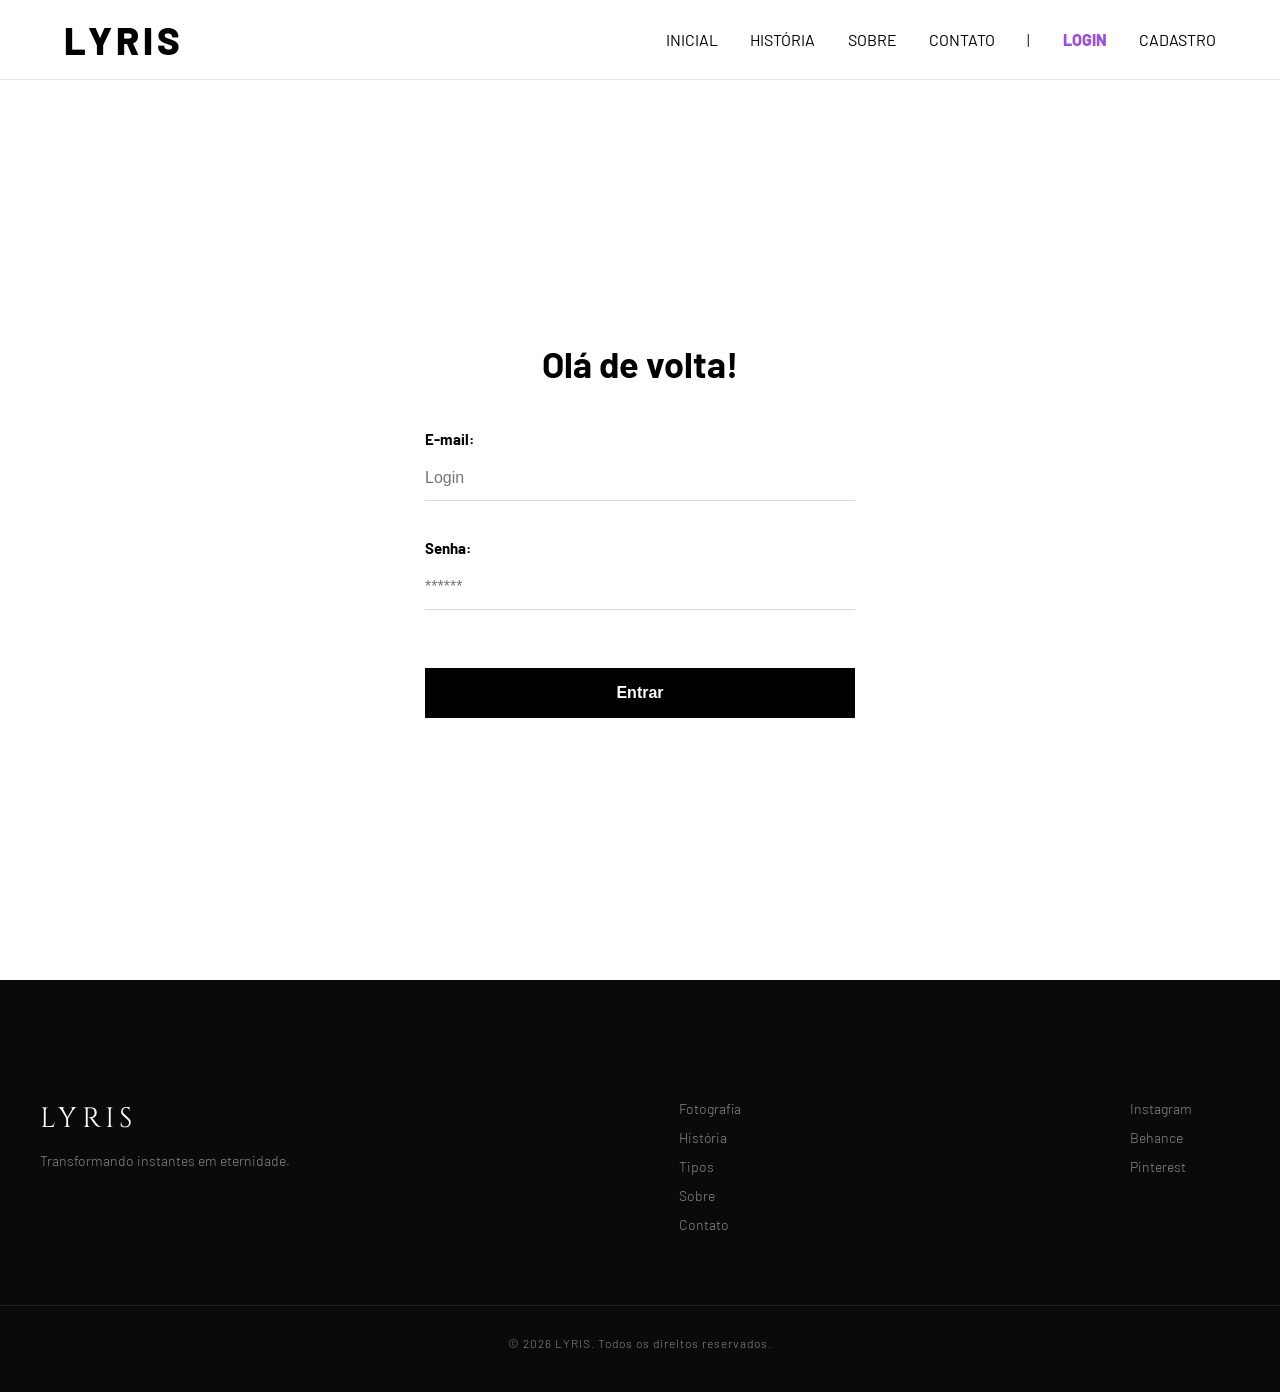
<file: FOTOGRAFIA/web-data-viz/aquinha/web-data-viz/public/login.html>
<!DOCTYPE html>
<html lang="pt-br">

<head>
    <meta charset="UTF-8">
    <meta http-equiv="X-UA-Compatible" content="IE=edge">
    <meta name="viewport" content="width=device-width, initial-scale=1.0">

    <title> LYRIS | Login</title>

    <script src="./js/sessao.js"></script>

    <link rel="stylesheet" href="./css/estilo.css">
    <link rel="icon" href="./assets/icon/LYRIS BRANCO.png">
    <link rel="preconnect" href="https://fonts.gstatic.com">
</head>

<body>

    <!--Header-->

    <div class="header">
    <div class="container">
      <h1 class="titulo">LYRIS</h1>
      <ul class="navbar">
        <li>
          <a href="index.html">INICIAL</a>
        </li>
        <li>
          <a href="historia.html">HISTÓRIA</a>
        </li>
                <li>
          <a href="sobre.html">SOBRE</a>
        </li>
                <li>
          <a href="contato.html">CONTATO</a>
        </li>
            <li>|</li>
                <li class="agora">
                    <a href="#">LOGIN</a>
                </li>
                <li>
                    <a href="cadastro.html">CADASTRO</a>
                </li>
            </ul>
        </div>
    </div>


    <div class="login">
        <div class="alerta_erro">
            <div class="card_erro" id="cardErro">
                <span id="mensagem_erro"></span>
            </div>
        </div>
        <div class="container">
            <div class="card card-login">
                <h2>Olá de volta!</h2>
                <div class="formulario">
                    <div class="campo">
                        <span>E-mail:</span>
                        <input id="email_input" type="text" placeholder="Login">
                    </div>
                    <div class="campo">
                        <span>Senha:</span>
                        <input id="senha_input" type="password" placeholder="******">
                    </div>
                    <button class="botao" onclick="entrar()">Entrar</button>
                </div>

                <div id="div_aguardar" class="loading-div">
                    <img src="./assets/circle-loading.gif" id="loading-gif">
                </div>

                <div id="div_erros_login"></div>
            </div>
        </div>
    </div>
 <!--footer inicio-->
<footer class="footer">
  <div class="container">
         <div>
            <h1>LYRIS</h1>

            <p>
                Transformando instantes em eternidade.
            </p>
        </div>

        <div>
            <p>Fotografia</p>
            <p>História</p>
            <p>Tipos</p>
            <p>Sobre</p>
            <p>Contato</p>
        </div>

        <div>
            <p>Instagram</p>
            <p>Behance</p>
            <p>Pinterest</p>
        </div>
      </div>
    <hr>
    <div class="parteDeBaixo">
        <p>© 2026 LYRIS. Todos os direitos reservados.</p>
    </div>
</footer>
  <!--footer fim-->

</body>

</html>

<script>


    function entrar() {
        aguardar();

        var emailVar = email_input.value;
        var senhaVar = senha_input.value;

        if (emailVar == "" || senhaVar == "") {
            cardErro.style.display = "block"
            mensagem_erro.innerHTML = "(Mensagem de erro para todos os campos em branco)";
            finalizarAguardar();
            return false;
        }
        else {
            setInterval(sumirMensagem, 5000)
        }

        console.log("FORM LOGIN: ", emailVar);
        console.log("FORM SENHA: ", senhaVar);

        fetch("/usuarios/autenticar", {
            method: "POST",
            headers: {
                "Content-Type": "application/json"
            },
            body: JSON.stringify({
                emailServer: emailVar,
                senhaServer: senhaVar
            })
        }).then(function (resposta) {
            console.log("ESTOU NO THEN DO entrar()!")

            if (resposta.ok) {
                console.log(resposta);
                resposta.json().then(json => {

                    console.log(json);
                    console.log(JSON.stringify(json));

                    sessionStorage.EMAIL_USUARIO = json.email;
                    sessionStorage.NOME_USUARIO = json.nome;
                    sessionStorage.ID_USUARIO = json.idUsuario;

                    console.log("ID:", sessionStorage.ID_USUARIO);

                    setTimeout(function () {
                        window.location = "./dashboard/dashboard.html";
                    }, 1000);

                });
            } else {

                console.log("Houve um erro ao tentar realizar o login!");

                resposta.text().then(texto => {
                    console.error(texto);
                    finalizarAguardar(texto);
                });
            }

        }).catch(function (erro) {
            console.log(erro);
        })

        return false;
    }

    function sumirMensagem() {
        cardErro.style.display = "none"
    }
function validarLogin() {

    var email = email_input.value;
    var senha = senha_input.value;

    if (email == "" && senha == "") {

        alert("Preencha todos os campos.");
        return false;

    } else if (email == "") {

        alert("Preencha o e-mail.");
        return false;

    } else if (senha == "") {

        alert("Preencha a senha.");
        return false;

    } else if (!email.includes("@") || !email.includes(".")) {
    
        alert("Digite um e-mail válido.");
        return false;
    }

    return true;
}
</script>
</file>
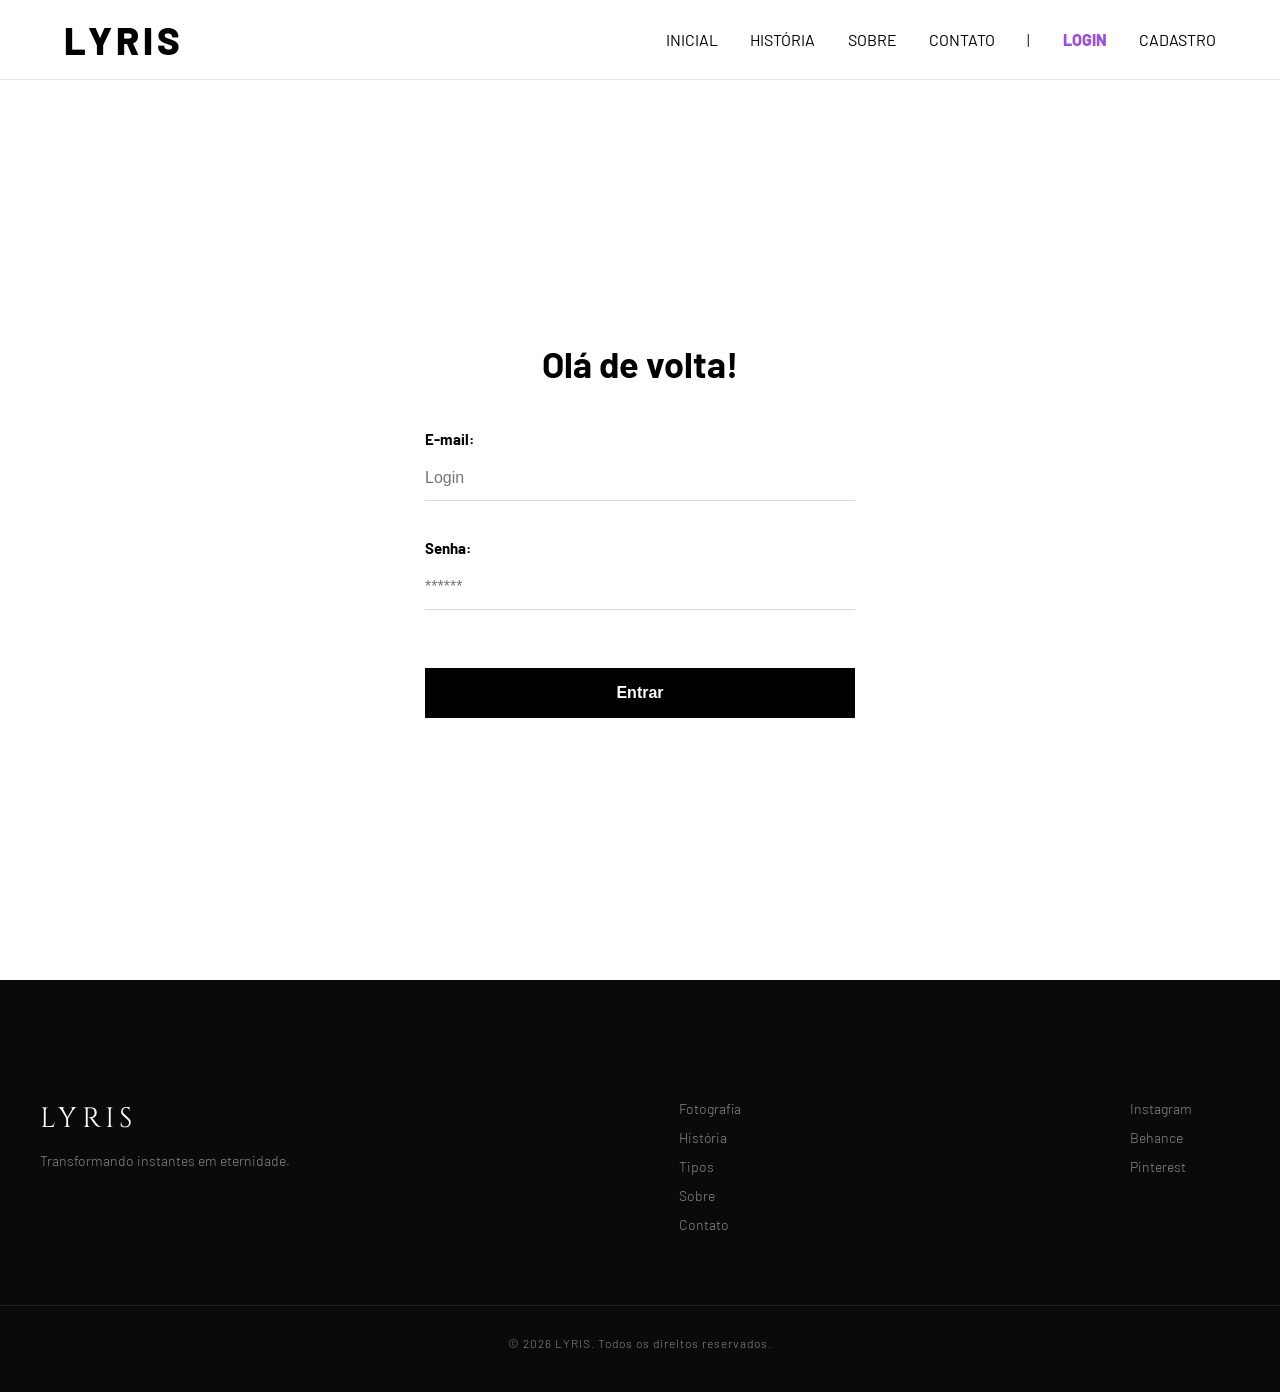
<file: FOTOGRAFIA/web-data-viz/aquinha/web-data-viz/public/dashboard/cards.html>
<!DOCTYPE html>
<html lang="pt-br">

<head>
    <link rel="shortcut icon" href="../assets/icon/favicon2.ico" type="image/x-icon">
    <meta charset="UTF-8">
    <meta http-equiv="X-UA-Compatible" content="IE=edge">
    <meta name="viewport" content="width=device-width, initial-scale=1.0">
    <title>AquaTech | Tempo Real</title>


    <link rel="stylesheet" href="./../css/dashboards.css">
    <link rel="stylesheet" href="./../css/estilo.css" />

    <script src="../js/sessao.js"></script>
    <script src="../js/alerta.js"></script>
    <link rel="preconnect" href="https://fonts.gstatic.com">
    <link
        href="https://fonts.googleapis.com/css2?family=Exo+2:ital,wght@0,100;0,200;0,300;0,400;0,500;0,600;0,700;0,800;0,900;1,100;1,200;1,300;1,400;1,500;1,600;1,700;1,800;1,900&display=swap"
        rel="stylesheet">
</head>

<body onload="validarSessao(), exibirAquarios(),  atualizacaoPeriodica()">

    <div class="janela">

        <div class="header-left dash-header">

            <h1>AquaTech</h1>

            <div class="hello">
                <h3>Olá, <span id="b_usuario">usuário</span>!</h3>
            </div>

            <div class="btn-nav">
                <h3>Aquários</h3>
            </div>

            <div class="btn-nav-white">
                <a href="./dashboard.html">
                    <h3>Gráficos</h3>
                </a>
            </div>

            <div class="btn-nav-white">
                <a href="./mural.html">
                    <h3>Mural de Avisos</h3>
                </a>
            </div>

            <div class="btn-logout" onclick="limparSessao()">
                <h3>Sair</h3>
            </div>

        </div>

        <div class="dash">
            <div id="alerta">
            </div>
            <div class="area-parametros-alerta">
                <p class="titulo-legenda">
                    Legenda - Parâmetros para Alertas
                </p>
                <div class="parametros-alerta">
                    <div class="item-regua perigo-frio">
                        <p>Perigo</p>
                        <p>&lt;=5°C</p>
                    </div>
                    <div class="item-regua alerta-frio">
                        <p>Alerta</p>
                        <p>&lt;=10°C</p>
                    </div>
                    <div class="item-regua ideal">
                        <p>Ideal</p>
                        <p>20°C</p>
                    </div>
                    <div class="item-regua alerta-quente">
                        <p>Alerta</p>
                        <p>&gt;=22°C</p>
                    </div>
                    <div class="item-regua perigo-quente">
                        <p>Perigo</p>
                        <p>&gt;=23°C</p>
                    </div>
                </div>
            </div>

            <div class="cards" id="cardAquarios">

            </div>

        </div>

    </div>

</body>

<script>

    function exibirAquarios() {
        JSON.parse(sessionStorage.AQUARIOS).forEach(item => {
            document.getElementById("cardAquarios").innerHTML += `
                    <div class="card-aquario">
                        <div class="title-aquario">
                            <h1>${item.descricao}</h1>
                        </div>
                        <div class="desc-aquario">
                        <div class="temperatura">
                            <p id="temp_aquario_${item.id}">-°C</p>
                        </div>
                        <div class="cor-alerta" id="card_${item.id}"></div>
                    </div>
                    </div>
                    `
        });
    }

</script>

</html>
</file>
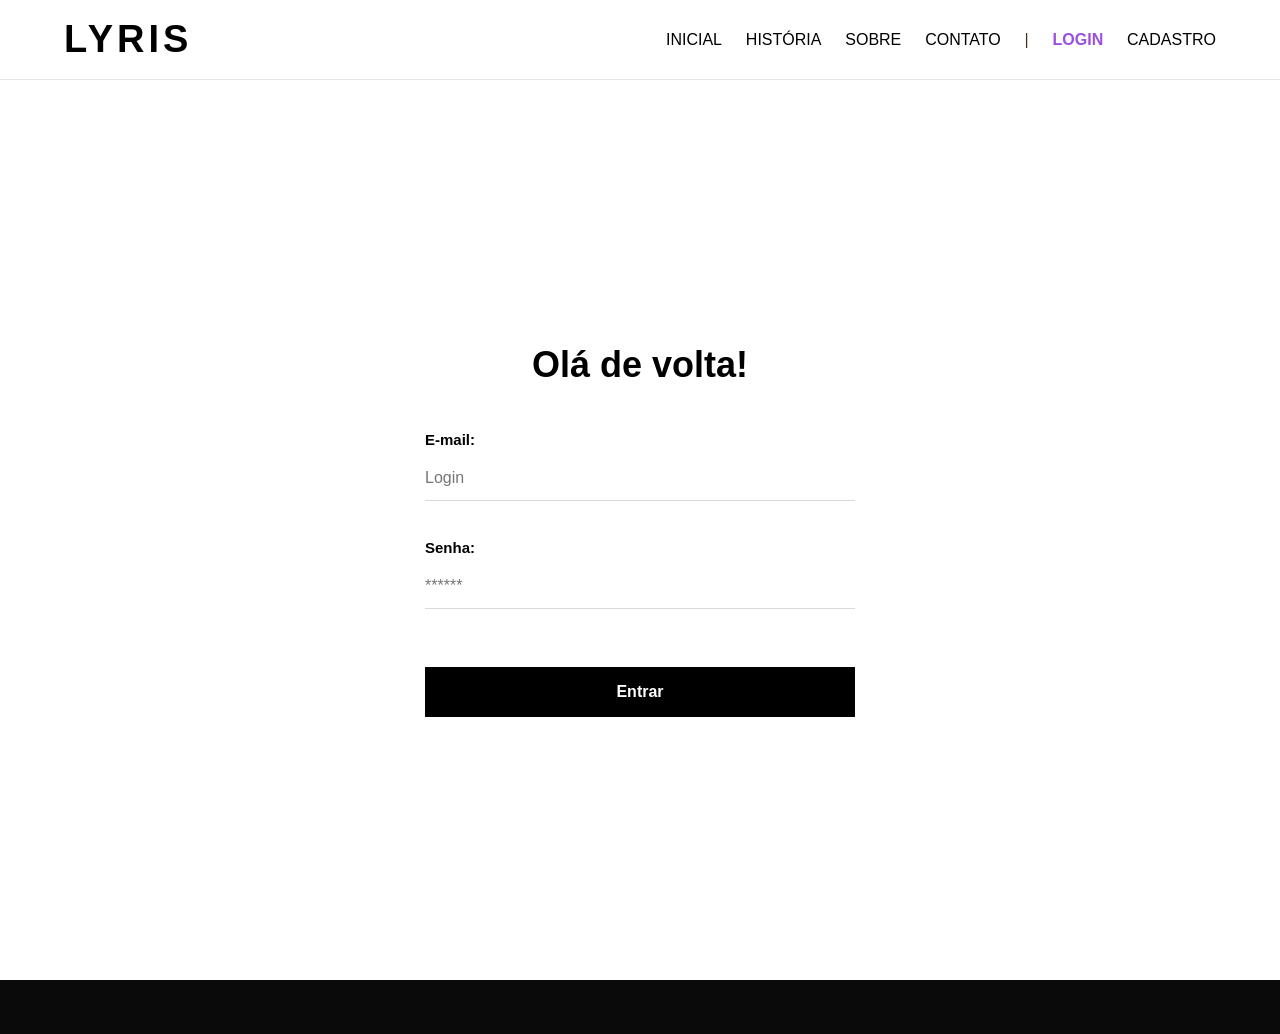
<file: FOTOGRAFIA/web-data-viz/aquinha/web-data-viz/public/dashboard/edicao-aviso.html>
<!DOCTYPE html>
<html lang="pt-br">

<head>
    <link rel="shortcut icon" href="../assets/icon/favicon2.ico" type="image/x-icon">
    <meta charset="UTF-8">
    <meta http-equiv="X-UA-Compatible" content="IE=edge">
    <meta name="viewport" content="width=device-width, initial-scale=1.0">
    <title>AquaTech | Página Inicial</title>

    
    <link rel="stylesheet" href="./../css/dashboards.css">
    <link rel="stylesheet" href="./../css/estilo.css" />
    <script src="../js/sessao.js"></script>

    <link rel="preconnect" href="https://fonts.gstatic.com">
    <link
        href="https://fonts.googleapis.com/css2?family=Exo+2:ital,wght@0,100;0,200;0,300;0,400;0,500;0,600;0,700;0,800;0,900;1,100;1,200;1,300;1,400;1,500;1,600;1,700;1,800;1,900&display=swap"
        rel="stylesheet">
</head>

<body onload="validarSessao(), listarInfosDeUm()" style="background-color: #161618;">
    <!-- <body onload="validarSessao()"> -->

    <div class="janela">


        <div class="header-left">

            <h1>AquaTech</h1>

            <div class="hello">
                <h3>Olá, <span id="b_usuario">usuário</span>!</h3>
            </div>

            <div class="btn-nav-white">
                <a href="cards.html">
                    <h3>Aquários</h3>
                </a>
            </div>

            <div class="btn-nav-white">
                <a href="./dashboard.html">
                    <h3>Gráficos</h3>
                </a>
            </div>

            <div class="btn-nav-white">
                <a href="./mural.html">
                    <h3>Mural de Avisos</h3>
                </a>
            </div>

            <div class="btn-logout" onclick="limparSessao()">
                <h3>Sair</h3>
            </div>

        </div>

        <div class="dash-right">

            <div class="avisos">
                <div class="container">
                    <h1>Editar um aviso</h1>
                    <div class="div-form">
                        <label>
                            ID:
                            <br>
                            <input id="input_id" maxlength="100" type="text" style="color: rgb(196, 196, 196)" disabled>
                        </label>
                        <label>
                            Autor:
                            <br>
                            <input id="input_nome" maxlength="100" type="text" style="color: rgb(196, 196, 196)"
                                disabled>
                        </label>
                        <label>
                            Título:
                            <br>
                            <input id="input_titulo" maxlength="100" type="text" style="color: rgb(196, 196, 196)"
                                disabled>
                        </label>
                        <br>
                        <label>
                            Descrição (máximo de 250 caracteres):
                            <br>
                            <textarea id="textarea_descricao" maxlength="250" rows="5"></textarea>
                        </label>
                        <br>
                        <button onclick="editar()">Editar</button>
                    </div>

                </div>
            </div>
        </div>
    </div>
</body>

</html>

<script>
    function listarInfosDeUm() {
        console.log("Criar função de trazer informações de post escolhido");
    }

    function editar() {
        fetch(`/avisos/editar/${sessionStorage.getItem("ID_POSTAGEM_EDITANDO")}`, {
            method: "PUT",
            headers: {
                "Content-Type": "application/json"
            },
            body: JSON.stringify({
                descricao: textarea_descricao.value
            })
        }).then(function (resposta) {

            if (resposta.ok) {
                window.alert("Post atualizado com sucesso pelo usuario de email: " + sessionStorage.getItem("EMAIL_USUARIO") + "!");
                window.location = "/dashboard/mural.html"
            } else if (resposta.status == 404) {
                window.alert("Deu 404!");
            } else {
                throw ("Houve um erro ao tentar realizar a postagem! Código da resposta: " + resposta.status);
            }
        }).catch(function (resposta) {
            console.log(`#ERRO: ${resposta}`);
        });
    }

</script>
</file>
<file: FOTOGRAFIA/web-data-viz/aquinha/web-data-viz/public/css/estilo.css>
@import url('https://fonts.googleapis.com/css2?family=Barlow:ital,wght@0,100;0,200;0,300;0,400;0,500;0,600;0,700;0,800;0,900;1,100;1,200;1,300;1,400;1,500;1,600;1,700;1,800;1,900&display=swap');
@import url('https://fonts.googleapis.com/css2?family=Cinzel:wght@400;600&family=Plus+Jakarta+Sans:wght@300;400;500;700&display=swap');

body {
  margin: 0;
  padding: 0;
  font-family: 'Barlow', 'Segoe UI', 'Segoe UI', Tahoma, Geneva, Verdana, sans-serif;
  background-color: black;
}

:root {
  --tamanho-header: 80px;
  --tamanho-banner: calc(100vh - var(--tamanho-header) - var(--tamanho-footer) - 2px);
  --tamanho-simulador: calc(100vh - var(--tamanho-header) - var(--tamanho-footer) - 2px);
  --tamanho-login: calc(100vh - var(--tamanho-header) - var(--tamanho-footer) - 2px);
  --tamanho-footer: 65px;
}

* {
    margin: 0;
    padding: 0;
    box-sizing: border-box;
}

.container {
  display: flex;
  width: 90%;
  margin: auto;
}

.header {
  height: var(--tamanho-header);
  border-bottom: 1px solid #e5e5e5;
  background-color: white;
}

.header .container {
  justify-content: space-between;
  align-items: center;
  height: 100%;
}

.header a {
  text-decoration: none;
  color: black;
}

.agora {
  font-weight: 800;
}

.agora a {
  color: #9d4edd;
}

.navbar {
  width: 550px;
  display: flex;
  align-items: center;
  justify-content: space-between;
  list-style: none;
}

.titulo {
  color: black;
  width: fit-content;
  font-weight: 800;
  font-size: 38px;
  letter-spacing: 4px;
}

.header h1 {
  margin: 0;
}
/* BANNER */

.banner {
  height: var(--tamanho-banner);
  color: white;
  background-image: url('../assets/imgs/bg-jelly-fish-para-home.png');
  background-size: cover;
}

.banner .container {
  justify-content: center;
  align-items: center;
  height: 100%;
}

.banner .container p {
  width: 50%;
  margin: 0;
  padding: 0;
  font-size: 36px;
}

.banner .container span {
  font-weight: 800;
}

/* MISSÃO VISÃO VALORES */

.social {
  background-color: #e5e5e5;
  display: flex;
}

.social .container {
  justify-content: center;
}

.box img {
  width: 170px;
}

.social .container .boxes {
  display: flex;
  justify-content: space-between;
  width: 100%;
  padding: 30px 0;
}

.social p {
  text-align: center;
}

.box {
  display: flex;
  flex-direction: column;
  align-items: center;
}

.container {
  display: flex;
  width: 90%;
  margin: auto;
}

.header {
  height: var(--tamanho-header);
  border-bottom: 1px solid #e5e5e5;
  background-color: white;
}

.header .container {
  justify-content: space-between;
  align-items: center;
  height: 100%;
}

.header a {
  text-decoration: none;
  color: black;
}

.agora {
  font-weight: 800;
}

.agora a {
  color: #9d4edd;
}

.navbar {
  width: 550px;
  display: flex;
  align-items: center;
  justify-content: space-between;
  list-style: none;
}

.titulo {
  color: black;
  width: fit-content;
  font-weight: 800;
  font-size: 38px;
  letter-spacing: 4px;
}

.header h1 {
  margin: 0;
}

.container {
    width: 90%;
    max-width: 1200px;
    margin: auto;
}

/* BANNER */
.banner {
    background-color: #111111;
    color: #ffffff;
    padding: 120px 0;
    position: relative;
}

.banner .container {
    display: flex;
    justify-content: space-between;
    align-items: center;
    gap: 60px;
}

.banner_texto {
    width: 50%;
}

.banner_texto p {
    color: #d94cff;
    font-size: 12px;
    letter-spacing: 5px;
    font-weight: 700;
    margin-bottom: 22px;
    text-transform: uppercase;
}

.banner_texto h1 {
    font-family: 'Cinzel', Georgia, serif;
    font-size: 58px;
    line-height: 1.15;
    font-weight: 400;
    margin-bottom: 25px;
    letter-spacing: -1px;
}

.banner_texto span {
    display: flex;
    width: 90%;
    font-size: 18px;
    line-height: 1.65;
    color: #cccccc;
    font-weight: 300;
    margin-bottom: 45px;
}

.banner_texto a, .chamada_final a {
    padding: 18px 48px;
    border: 1px solid #ffffff;
    color: #ffffff;
    text-decoration: none;
    font-size: 12px;
    letter-spacing: 3px;
    font-weight: 700;
    border-radius: 2px;
}

.banner_texto a:hover {
    background-color: transparent;
    color: #ffffff;
    border-color: #ffffff;
    background-color: #392355;
    
}

.banner_imagem {
    width: 45%;
    border: 1px solid rgba(255, 255, 255, 0.493);
    padding: 20px;
    background-color: rgba(255, 255, 255, 0.02);
    box-shadow: 0 20px 40px rgba(0, 0, 0, 0.3);
}

.banner_imagem img {
    width: 100%;
    height: 520px;
    border-radius: 4px;
}

.banner_imagem:hover img{
  display: flex;
  align-items: flex-start; 
  justify-content: center; 
}
/* SEÇÃO CAPA */
.capa {
    background-color: #f4f0e6;
    padding: 80px 0;
    text-align: center;
    border-bottom: 1px solid rgba(17, 17, 17, 0.05);
}

.capa h1 {
    font-family: 'Cinzel', Georgia, serif;
    font-size: 44px;
    margin: 15px 0 20px;
    font-weight: 400;
}

.capa .resumo {
    max-width: 600px;
    margin: auto;
    font-size: 18px;
    line-height: 1.6;
    color: #666666;
    font-weight: 300;
}

/* CATEGORIAS GERAIS */
.categoria {
    color: #a100e6;
    font-size: 11px;
    letter-spacing: 4px;
    font-weight: 700;
}

/* MANCHETES */
.manchetes {
    padding: 100px 0;
    background-color: #fcfbfa;
}

.manchetes h2, .colunas h2, .galeria h2 {
    font-family: 'Cinzel', Georgia, serif;
    font-size: 38px;
    font-weight: 400;
    margin-bottom: 50px;
    border-bottom: 1px solid #111111;
    padding-bottom: 15px;
}

.grid_manchetes {
    display: flex;
    justify-content: space-between;
    gap: 50px;
}

.materia_principal {
    width: 60%;
    cursor: pointer;
}

.materia_principal img {
    width: 100%;
    height: 480px;
    border-radius: 4px;
}

.materia_principal p {
    margin: 20px 0 10px;
}

.materia_principal h3 {
    font-family: 'Cinzel', Georgia, serif;
    font-size: 32px;
    line-height: 1.3;
    font-weight: 400;
}

.materia_principal:hover h3 {
    color: #a100e6;
    transform: translateY(-5px);
}

.materias_laterais {
    width: 30%;
    display: flex;
    flex-direction: column;
    justify-content: space-between;
}

.materias_laterais div {
    border-top: 1px solid rgba(17, 17, 17, 0.1);
    padding: 20px 0;
    cursor: pointer;
    
}


.materias_laterais p {
    margin-bottom: 8px;
}

.materias_laterais h3 {
    font-family: 'Cinzel', Georgia, serif;
    font-size: 22px;
    line-height: 1.4;
    font-weight: 400;
}

.materias_laterais div:hover h3 {
    color: #a100e6;
    transform: translateY(-5px);
}

/* EDITORIA */
.editoria {
    background-color: #111111;
    color: #ffffff;
    padding: 120px 0;
}

.editoria .container {
    display: flex;
    justify-content: space-between;
    align-items: flex-start;
    margin: 30px;
}

.editoria .categoria {
    width: 20%;
    color: #d94cff;
}

.editoria h2 {
    width: 45%;
    font-family: 'Cinzel', Georgia, serif;
    font-size: 42px;
    line-height: 1.3;
    font-weight: 400;
}

.editoria p {
    width: 30%;
    font-size: 16px;
    line-height: 1.7;
    color: #cccccc;
    font-weight: 300;
}
.editoria  a{
  color: #0a0a0a;
}
/* COLUNAS */
.colunas {
    padding: 100px 0;
    background-color: #f4f0e6;
}
.colunas a {
  color: #0a0a0a;
}
.cards_colunas {
    width: 100%;
    display: flex;
    justify-content: space-between;
    margin: 30px;
}

.cards_colunas div {
    width: 33%;
    border-top: 1px solid #111111;
    padding-top: 30px;
}

.cards_colunas p {
    color: #a100e6;
    font-weight: 700;
    font-size: 14px;
    margin-bottom: 15px;
    letter-spacing: 2px;
}

.cards_colunas h3 {
    font-family: 'Cinzel', Georgia, serif;
    font-size: 28px;
    font-weight: 400;
    margin-bottom: 15px;
}

.cards_colunas span {
    font-size: 15px;
    line-height: 1.6;
    color: #666666;
    font-weight: 300;
}

.cards_colunas a {
  color: #0a0a0a;
  margin: 0%;
  text-decoration: none; 
}
.cards_colunas:hover a{
  color: #9763db;
}
.cards_colunas:hover{
  display: flex;
  align-items: flex-start; 
  justify-content: center; 
}
/* GALERIA */
.galeria {
    background-color: #fcfbfa;
    padding: 100px 0;
}

.linha_fotos {
    display: flex;
    justify-content: space-between;
    margin: 30px;
}

.linha_fotos img {
    width: 42%;
    height: 450px;
    box-shadow: 0 10px 30px rgba(0,0,0,0.05);
}

.linha_fotos img:hover {
  display: flex;
  align-items: flex-start; 
  justify-content: center; 
  box-shadow: 0 15px 35px rgba(0,0,0,0.1);
}

/* FRASE */
.frase {
    background-color: #f5e6ff;
    padding: 120px 0;
    text-align: center;
}

.frase h2 {
    max-width: 850px;
    margin: auto;
    font-family: 'Cinzel', Georgia, serif;
    font-size: 44px;
    line-height: 1.4;
    font-weight: 400;
    color: #4a006b;
}

/* CHAMADA FINAL */
.chamada_final {
  background-color: #111111;
  color: #ffffff;
  text-align: center;
  display: flex;
  flex-direction: column;
  justify-content: center;
  align-items: center;
  min-height: 50vh; 
  padding: 40px 20px;
}

.chamada_final h2 {
  font-family: 'Cinzel', Georgia, serif;
  font-size: 52px;
  font-weight: 60;
}

.chamada_final p {
  font-size: 18px;
  color: #bbbbbb; 
}

.chamada_final a {
  background-color: #ffffff;
  color: #111111;
  border: 1px solid #ffffff;
  padding: 12px 30px;
  text-decoration: none;
  display: flex;
  justify-content: center;
  align-items: center;
  align-self: center; 
}

.chamada_final a:hover {
  background-color: transparent;
  color: #ffffff;
  display: flex;
  align-items: flex-start; 
  justify-content: center; 
}


/* FOOTER */
.footer {
    background-color: #0a0a0a;
    color: #ffffff;
    padding: 80px 0 30px;
    font-size: 14px;
}

.footer .container {
    display: flex;
    justify-content: space-between;
    margin: 40px;
}

.footer h1 {
    font-family: 'Cinzel', Georgia, serif;
    font-size: 28px;
    letter-spacing: 5px;
    font-weight: 400;
    margin-bottom: 15px;
}

.footer p {
    color: #888888;
    margin-bottom: 12px;
    font-weight: 300;
}


.footer hr {
    margin: 60px 0 30px;
    border: none;
    border-top: 1px solid #222222;
}

.parteDeBaixo {
    text-align: center;
}

.parteDeBaixo p {
    font-size: 12px;
    letter-spacing: 1px;
}
/*LOGIN*/

.login {
  background-color: white;
  min-height: 100vh;
  background-image: none;
}

.login .container {
  width: 100%;
  height: 100vh;
  display: flex;
  justify-content: center;
  align-items: center;
}

.card {
  background-color: white;
  width: 430px;
  display: flex;
  flex-direction: column;
  align-items: center;
  padding: 0;
}

.card h2 {
  color: black;
  font-size: 36px;
  margin-bottom: 45px;
}

.formulario {
  width: 430px;
  display: flex;
  flex-direction: column;
}

.campo {
  width: 100%;
  display: flex;
  flex-direction: column;
  margin-bottom: 28px;
}

.formulario span {
  color: black;
  font-size: 15px;
  font-weight: 700;
  margin-bottom: 8px;
}

.formulario input {
  width: 100%;
  height: 45px;
  border: none;
  border-bottom: 1px solid #d9d9d9;
  border-radius: 0;
  padding: 0;
  font-size: 16px;
  text-align: left;
  background-color: white;
}

.botao {
  width: 100%;
  height: 50px;
  background-color: black;
  color: white;
  border: none;
  font-size: 16px;
  font-weight: 700;
  margin-top: 20px;
}

.botao:hover {
  background-color: #9d4edd;
}
/*LOGIN*/

.loading-div {
  width: 50px;
  display: none;
}

.loading-div img {
  height: 50px;
  width: 50px;
}

#div_erros_login {
  display: none;
}

/* FORMULARIO */

.alerta_erro{
  display: flex;
  justify-content: flex-end;
}

.card_erro {
  display: none;
  background-color: #fff;
  color: black;
  width: 230px;
  position: fixed;
  border-radius: 4px;
  border: #ED145B 3px solid;
  padding: 10px;
  margin-right: 10%;
}

.card_erro #mensagem_erro{
  font-weight: 500;
  font-size: 20px;
}

.formulario .tipo_campo {
  font-size: 20px;
  font-weight: 600 !important;
}

.formulario {
  display: flex;
  flex-direction: column;
}

input {
  margin-bottom: 10px;
  border: 2px solid #32b9cd;
  padding: 10px;
  text-align: center;
  border-radius: 10px;
}

.btn {
  font-family: "Barlow", sans-serif;
  border: 0;
  border-radius: 5px;
  font-weight: 600;
  font-size: 18px;
  padding: 10px 15px;
  color: white;
  background-color: #ED145B;
  width: 120px;
  align-self: center;
  margin-top: 5px;
}

.loading-div {
  width: 50px;
  margin: auto;
  display: none;
}

.loading-div img {
  height: 50px;
  width: 50px;
}

/* SIMULADOR */

.simulador {
  color: white;
}

.simulador .container {
  flex-direction: column;
  overflow: scroll; 
  height: var(--tamanho-simulador);
}

/* ALERTA */

#alerta {
  position: absolute;
  right: 0;
  bottom: 0;
}

.mensagem-alarme {
  background-color: white;
  border-radius: 5px;
  width: 300px;
  height: 80px;
  margin: 10px;
  padding: 10px 0;
  display: flex;
  justify-content: space-evenly;
  align-items: center;
}

.mensagem-alarme h3 {
  font-size: 14px;
  margin: 0;
}

.mensagem-alarme .informacao {
  width: 66%;
}

.alarme-sino {
  width: 48px;
  height: 48px;
  animation-name: bell;
  animation-duration: 4s;
  background-image: url('https://cdn-icons-png.flaticon.com/512/1157/1157000.png');
  background-size: cover;
  animation-iteration-count: infinite;
}

@keyframes bell {
  0%   {transform: rotate(25deg)}
  25%  {transform: rotate(-25deg)}
  50%  {transform: rotate(25deg)}
  75%  {transform: rotate(-25deg)}
  100% {transform: rotate(25deg)}
}
.banner_historia {
  min-height: 620px;
  padding: 90px 70px;
  display: flex;
  flex-direction: column;
  justify-content: center;
  border-bottom: 1px solid #e8e8e8;
}

.categoria {
  color: #8b4fd8;
  font-size: 13px;
  letter-spacing: 4px;
  margin-bottom: 35px;
}

.banner_historia h2 {
  width: 80%;
  font-family: Georgia, 'Times New Roman', serif;
  font-size: 92px;
  font-weight: 400;
  line-height: 95px;
  margin-bottom: 35px;
}

.banner_historia p {
  width: 55%;
  font-size: 20px;
  line-height: 34px;
  color: #444444;
}

.conteudo {
  width: 100%;
}

.introducao {
   padding: 100px 70px;
   display: flex;
   flex-direction: column;
   margin: 28px;
}

.introducao h3 {
  width: 70%;
  font-family: Georgia, 'Times New Roman', serif;
  font-size: 56px;
  font-weight: 400;
  margin-bottom: 15px;
}

.introducao p {
  width: 65%;
  font-size: 20px;
  line-height: 36px;
  color: #333333;
}

.bloco_citacao {
  min-height: 360px;
  padding: 80px 70px;
  background-color: #111111;
  color: #ffffff;
  display: flex;
  align-items: center;
  justify-content: center;
}

.bloco_citacao p {
  width: 75%;
  font-family: Georgia, 'Times New Roman', serif;
  font-size: 48px;
  line-height: 65px;
  text-align: center;
}

.capitulo {
  padding: 100px 70px;
  border-bottom: 1px solid #e8e8e8;
  display: flex;
  flex-direction: column;
}

.capitulo span {
  color: #8b4fd8;
  font-size: 15px;
  letter-spacing: 4px;
  margin-bottom: 25px;
}

.capitulo h3 {
  width: 75%;
  font-family: Georgia, 'Times New Roman', serif;
  font-size: 52px;
  font-weight: 400;
  line-height: 62px;
  margin-bottom: 40px;
}

.capitulo p {
  width: 64%;
  font-size: 19px;
  line-height: 36px;
  color: #333333;
  margin-bottom: 24px;
}

.destaque {
  min-height: 420px;
  padding: 90px 70px;
  background-color: #f5f2f8;
  display: flex;
  flex-direction: column;
  justify-content: center;
}

.destaque h3 {
  width: 80%;
  font-family: Georgia, 'Times New Roman', serif;
  font-size: 64px;
  font-weight: 400;
  line-height: 76px;
  margin-bottom: 25px;
}

.destaque p {
  width: 55%;
  font-size: 22px;
  line-height: 36px;
  color: #444444;
}

.roxo {
  background-color: #8b4fd8;
  color: white;
}

.roxo p {
  color: #f3eaff;
}

.final {
  min-height: 680px;
  padding: 110px 70px;
  background-color: #111111;
  color: white;
  display: flex;
  flex-direction: column;
  justify-content: center;
}

.final h3 {
  width: 80%;
  font-family: Georgia, 'Times New Roman', serif;
  font-size: 72px;
  font-weight: 400;
  margin-bottom: 40px;
}

.final p {
  width: 65%;
  font-size: 20px;
  line-height: 38px;
  color: #eeeeee;
  margin-bottom: 25px;
}

/*História da fotografia*/
.bodyfalsificado{ 
  background-color: #ffffff;
  color: #111111;
}

.banner_historia {
  padding: 70px 30px;
}

.banner_historia h2 {
  width: 100%;
  font-size: 54px;
  line-height: 62px;
}

.banner_historia p {
  width: 100%;
  font-size: 18px;
}

.introducao{
  padding: 70px 30px;
}
.capitulo{
  padding: 70px 30px;
}
.destaque{
  padding: 70px 30px;
}
.final {
  padding: 70px 30px;
}

.introducao h3{
  width: 100%;
  font-size: 42px;
  line-height: 52px;
}
.capitulo h3{
  width: 100%;
  font-size: 42px;
  line-height: 52px;
}
.destaque h3{
  width: 100%;
  font-size: 42px;
  line-height: 52px;
}
.final h3 {
  width: 100%;
  font-size: 42px;
  line-height: 52px;
}

.introducao p{
  width: 100%;
  font-size: 18px;
  line-height: 32px;
}
.capitulo p{
  width: 100%;
  font-size: 18px;
  line-height: 32px;
}
.destaque p{
  width: 100%;
  font-size: 18px;
  line-height: 32px;
}
.final p {
  width: 100%;
  font-size: 18px;
  line-height: 32px;
}

.bloco_citacao {
  padding: 60px 30px;
}

.bloco_citacao p {
  width: 100%;
  font-size: 34px;
  line-height: 48px;
}

.banner_historia img {
  width: 100%;
  height: 700px;
  object-fit: cover;
  margin-top: 40px;
}
.destaque img {
  width: 100%;
  height: 700px;
  object-fit: cover;
  margin-top: 40px;
}
.destaqueroxo img {
  width: 100%;
  height: 700px;
  object-fit: cover;
  margin-top: 40px;
}
.final img {
  width: 100%;
  height: 700px;
  object-fit: cover;
  margin-top: 40px;
}
.fale_conosco{
    width:100%;
    padding:120px 70px;
    background-color:white;
}

.cabecalho_contato{
    margin-bottom:80px;
}

.categoria_contato{
    color:#9d4edd;
    font-size:13px;
    letter-spacing:4px;
    margin-bottom:30px;
}

.cabecalho_contato h2{
    font-family:Georgia, 'Times New Roman', serif;
    font-size:80px;
    font-weight:400;
    color:#111111;
    margin-bottom:25px;
}

.descricao_contato{
    width:55%;
    font-size:20px;
    line-height:35px;
    color:#666666;
}

.faq{
    width:100%;
    margin-bottom:90px;
}

.pergunta{
    border-bottom:1px solid #dddddd;
    padding-top:30px;
    padding-bottom:30px;
}

.pergunta h3{
    font-size:22px;
    color:#111111;
    margin-bottom:15px;
}

.pergunta p{
    width:70%;
    font-size:17px;
    line-height:30px;
    color:#666666;
}

.contatos{
    border-top:1px solid #111111;
    padding-top:70px;
}

.titulo_contatos{
    margin-bottom:50px;
}

.titulo_contatos h2{
    font-family:Georgia, 'Times New Roman', serif;
    font-size:60px;
    font-weight:400;
    color:#111111;
    margin-bottom:15px;
}

.titulo_contatos p{
    font-size:18px;
    color:#666666;
}

.lista_contatos{
    display:flex;
    justify-content:space-between;
    align-items:center;
    margin-bottom:70px;
}

.item_contato{
    width:22%;
    border:1px solid #dddddd;
    padding:25px;
}

.item_contato span{
    display:block;
    color:#9d4edd;
    font-size:12px;
    letter-spacing:3px;
    margin-bottom:15px;
}

.item_contato p{
    font-size:17px;
    line-height:28px;
    color:#111111;
}

.formulario_contato{
    width:100%;
    border-top:1px solid #dddddd;
    padding-top:60px;
}

.formulario_contato h2{
    font-family:Georgia, 'Times New Roman', serif;
    font-size:48px;
    font-weight:400;
    margin-bottom:40px;
}

.formulario_contato input{
    width:100%;
    height:55px;
    border:1px solid #cccccc;
    margin-bottom:20px;
    padding-left:15px;
    font-size:16px;
    outline:none;
}



.formulario_contato button{
    width:230px;
    height:55px;
    background-color:#111111;
    color:white;
    border:none;
    cursor:pointer;
    font-size:13px;
    letter-spacing:3px;
}

.formulario_contato button:hover{
    background-color:#333333;
}



body {
    background-color: #f7f2eb;
    color: #3d3129;
}

.bannerr {
    width: 100%;
    height: 700px;
    background-size: cover;
    background-position: center;
}

.fundoo {
    width: 100%;
    height: 700px;
    background-color: rgba(63, 44, 44, 0.89);
    display: flex;
    justify-content: center;
    align-items: center;
}

.tituloo {
    text-align: center;
    color: white;
}

.tituloo h1 {
    font-size: 70px;
    margin-bottom: 20px;
}

.tituloo p {
    font-size: 24px;
}

.historiaa {
    width: 80%;
    margin: auto;
    padding-top: 80px;
    padding-bottom: 80px;
    display: flex;
    justify-content: space-between;
}

.fotoo img{
    width: 100%;
    height: 550px;
    background-color: #d8c8ba;
    border-radius: 20px;
}

.texto {
    width: 50%;
}

.texto h2 {
    font-size: 45px;
    margin-bottom: 25px;
}

.texto p {
    font-size: 20px;
    line-height: 32px;
    margin-bottom: 20px;
}

.inspiracaoo {
    width: 80%;
    margin: auto;
    padding-top: 50px;
    padding-bottom: 80px;
    text-align: center;
}

.caixas{
    display: flex;
    justify-content: space-between;
    margin-top: 40px;
    align-items: center; 
}

.caixaa {
    width: 30%;
    background-color: white;
    padding: 30px;
    border-radius: 15px;
}

.caixaa h3 {
    margin-bottom: 20px;
    font-size: 28px;
}

.caixaa p {
    line-height: 28px;
}

.flores {
    width: 80%;
    margin: auto;
    padding-top: 80px;
    padding-bottom: 80px;
    text-align: center;
}

.linha {
    display: flex;
    justify-content: space-between;
    margin-top: 20px;
}

.imagem {
    width: 23%;
    height: 250px;
    background-color: #d8c8ba;
    border-radius: 10px;
}

.imagem img {
    width: 100%;
    height: 250px;
    border-radius: 10px;
}
.frasee {
    width: 100%;
    padding-top: 120px;
    padding-bottom: 120px;
    background-color: #e6d8cb;
    text-align: center;
}

.frasee h2 {
    font-size: 42px;
    font-weight: normal;
}

.finall {
    width: 80%;
    margin: auto;
    text-align: center;
    padding-top: 100px;
    padding-bottom: 100px;
}

.finall h2 {
    font-size: 45px;
    margin-bottom: 20px;
}

.finall p {
    font-size: 20px;
    line-height: 30px;
}
</file>
<file: FOTOGRAFIA/web-data-viz/aquinha/web-data-viz/public/css/dashboards.css>
/* pagina mural */

@import url('https://fonts.googleapis.com/css2?family=Barlow:ital,wght@0,100;0,200;0,300;0,400;0,500;0,600;0,700;0,800;0,900;1,100;1,200;1,300;1,400;1,500;1,600;1,700;1,800;1,900&display=swap');

body {
  margin: 0;
  padding: 0;
  font-family: 'Barlow', 'Segoe UI', 'Segoe UI', Tahoma, Geneva, Verdana, sans-serif;
}

.label-captura {
  display: flex;
  justify-content: center;
}

.dash-right .avisos {
  width: 100%;
  color: rgb(216, 216, 216);
  font-family: 'Barlow', 'Segoe UI', 'Segoe UI', Tahoma, Geneva, Verdana, sans-serif;
}

.dash-right .avisos .container {
  display: flex;
  flex-direction: column;
  align-items: center;
}

.dash-right .avisos .container .div-form {
  width: 95%;
}

.dash-right .avisos .container .div-form #form_postagem {
  width: 95%;
}

.dash-right .avisos .div-form label {
  width: 95%;
}

.dash-right .avisos .div-form input {
  width: 95%;
  border-radius: 5px;
}

.dash-right .avisos .div-form textarea {
  width: 95%;
  border: 3px solid #e6005a;
  background-color: white;
  border-radius: 5px;
}

.dash-right .avisos .div-form button {
  cursor: pointer;
  font-family: 'Barlow', 'Segoe UI', 'Segoe UI', Tahoma, Geneva, Verdana, sans-serif;
  border: 0;
  border-radius: 5px;
  font-weight: 600;
  font-size: 18px;
  padding: 10px 15px;
  color: white;
  background-color: #e6005a;
  width: 120px;
}

.publicacao-btn-editar {
  cursor: pointer;
  font-family: 'Barlow', 'Segoe UI', 'Segoe UI', Tahoma, Geneva, Verdana, sans-serif;
  border: 0;
  border-radius: 5px;
  font-weight: 600;
  font-size: 14px;
  padding: 5px 8px;
  color: white;
  background-color: #e6005a;
  width: 80px;
}

.publicacao {
  display: flex;
  flex-wrap: wrap;
  align-content: stretch;
  flex-direction: column;
  justify-content: center;
  align-items: stretch;
  border-bottom: 3px solid #e6005a;
  padding: 20px;
}

.publicacao>*:not(:last-child) {
  padding: 0 0 10px 0;
}

.div-results {
  width: 100%;
}

.div-results .feed-container {
  background-color: #212124;
  border-radius: 5px;
  margin-bottom: 80px;
}

.div-buttons {
  display: flex;
  justify-content: flex-end;
}

.div-buttons>* {
  margin-left: 30px;
}

/* pagina graficos */

.dash-header {
  background-color: #212124;
}

.dash {
  width: 80%;
  position: relative;
  top: 0;
  left: 20%;
  background-color: #161618;
  height: 100vh;
  overflow: auto;
}

.area-parametros-alerta {
  /* border: 2px solid pink; */
  display: flex;
  flex-direction: column;
  width: 70%;
  margin: auto;
  margin-top: 10px;
  background-color: #212124;
}

.area-parametros-alerta .titulo-legenda {
  color: white;
  font-weight: 600;
  width: fit-content;
  margin: 10px 20px;
}

.parametros-alerta {
  display: flex;
  width: 100%;
}

.item-regua {
  width: 20%;
  text-align: center;
  height: 80px;
  display: flex;
  flex-direction: column;
  justify-content: center;
  align-self: center;
}

.item-regua p {
  margin: 0;
  font-weight: 500;
}

.item-regua p:nth-child(2) {
  font-weight: 800;
}

.perigo-frio {
  background-color: #5c6bc0;
}

.perigo-quente {
  background-color: #ff7043;
}

.alerta-frio {
  background-color: #42a5f5;
}

.alerta-quente {
  background-color: #ffee58;
}

.ideal {
  background-color: #9ccc65;
}

.cards {
  display: flex;
  flex-wrap: wrap;
  justify-content: center;
  height: 450px;
  width: 100%;
  align-items: center;
  color: white;
}

.card-aquario {
  margin: 2%;
  min-width: 40%;
  max-width: 50%;
  width: fit-content;
  flex-wrap: wrap;
  display: flex;
  /* text-align: center; */
  height: 180px;
  /* justify-content: right; */
  background-color: #212124;
  font-size: 20px;
}

.card-aquario h1 {
  width: fit-content;
}

.card-aquario p {
  margin: 0;
  font-size: 50px;
  font-weight: lighter;
  text-align: left;
}

.desc-aquario {
  display: flex;
  flex-direction: row;
  align-items: center;
  width: 100%;
}

.desc-aquario .cor-alerta {
  width: 30px;
}

.title-aquario {
  width: 100%;
}


.cards h1 {
  font-size: 22px;
  border-bottom: solid white 1px;
  text-align: left;
  font-weight: lighter;
  margin: 20px;
}

.temperatura,
.umidade {
  margin: 5px;
  margin-left: 20px;
  width: 75%;
}

.cor-alerta {
  width: 13%;
  height: 30%;
  border-radius: 50%;
  display: inline-block;
}

.btns-dash {
  display: flex;
  align-items: center;
  justify-content: center;
  margin-top: 30px;
  flex-wrap: wrap;
  padding: 0 30% 0 30%;
}

.graph {
  width: 70%;
  margin: auto;
  padding-top: 10px;
}

.tituloGraficos {
  color: rgb(216, 216, 216);
  display: flex;
  justify-content: center;
}

.btn-chart {
  font-family: 'Barlow', 'Segoe UI', 'Segoe UI', Tahoma, Geneva, Verdana, sans-serif;
  border: 0;
  font-weight: 600;
  font-size: 18px;
  padding: 10px 15px;
  color: #e6005a;
  background-color: white;
  margin: 5px;
  border-radius: 3px;
  cursor: pointer
}

.btn-pink {
  color: white;
  background-color: #e6005a;
}

.btn-white {
  color: #e6005a;
  background-color: white;

}

.label-captura {
  height: 80px;
}

.display-none {
  display: none;
}

.display-flex {
  display: flex;
}

.display-block {
  display: block;
}

canvas {
  width: 100% !important;
  height: 100% !important;
}

/* PAGINA DOS GRÁFICOS 2023 */

.janela {
  display: flex;
  /* width: 100vw; */
}

.header-left a {
  text-decoration: none;
  color: white;
}

.header-left {
  position: fixed;
  top: 0;
  left: 0;
  z-index: 999;
  height: 100vh;
  width: 20%;
  display: flex;
  flex-direction: column;
  justify-content: space-evenly;
  align-items: center;
  border-right: 3px solid #32b9cd;
  background-color: #212124;
}

.dash-right {
  display: flex;
  width: 70%;
  height: fit-content;
  background-color: #161618;
  position: relative;
  top: 0;
  left: 25%;
  height: 100vh;
  overflow: auto;
}

.header-left h1 {
  color: #32b9cd;
}

.hello {
  width: 100%;
  display: flex;
  justify-content: center;
}

.hello h3 {
  color: #e3b062;
  font-weight: 300;
  font-size: 1.2rem;
}

.hello h3 span {
  font-weight: 800;
}

.btn-nav {
  width: 40%;
  color: white;
  background-color: #e6005a;
  border-radius: 5px;
  text-align: center;
  padding: 2% 5%;
}

.btn-nav-white {
  width: 40%;
  background-color: white;
  border: 3px solid #e6005a;
  border-radius: 5px;
  text-align: center;
  padding: 2% 5%;
}

.btn-nav-white h3 {
  color: #e6005a;
  padding: 0;
  margin: 0;
}

.btn-nav h3,
.btn-logout h3 {
  margin: 0;
  padding: 0;
}

.btn-logout {
  margin: 0;
  padding: 0;
  width: 20%;
  background-color: #32b9cd;
  color: white;
  border-radius: 10px;
  text-align: center;
  padding: 10px 15px;
  margin-bottom: 100px;
  cursor: pointer;
}
</file>
